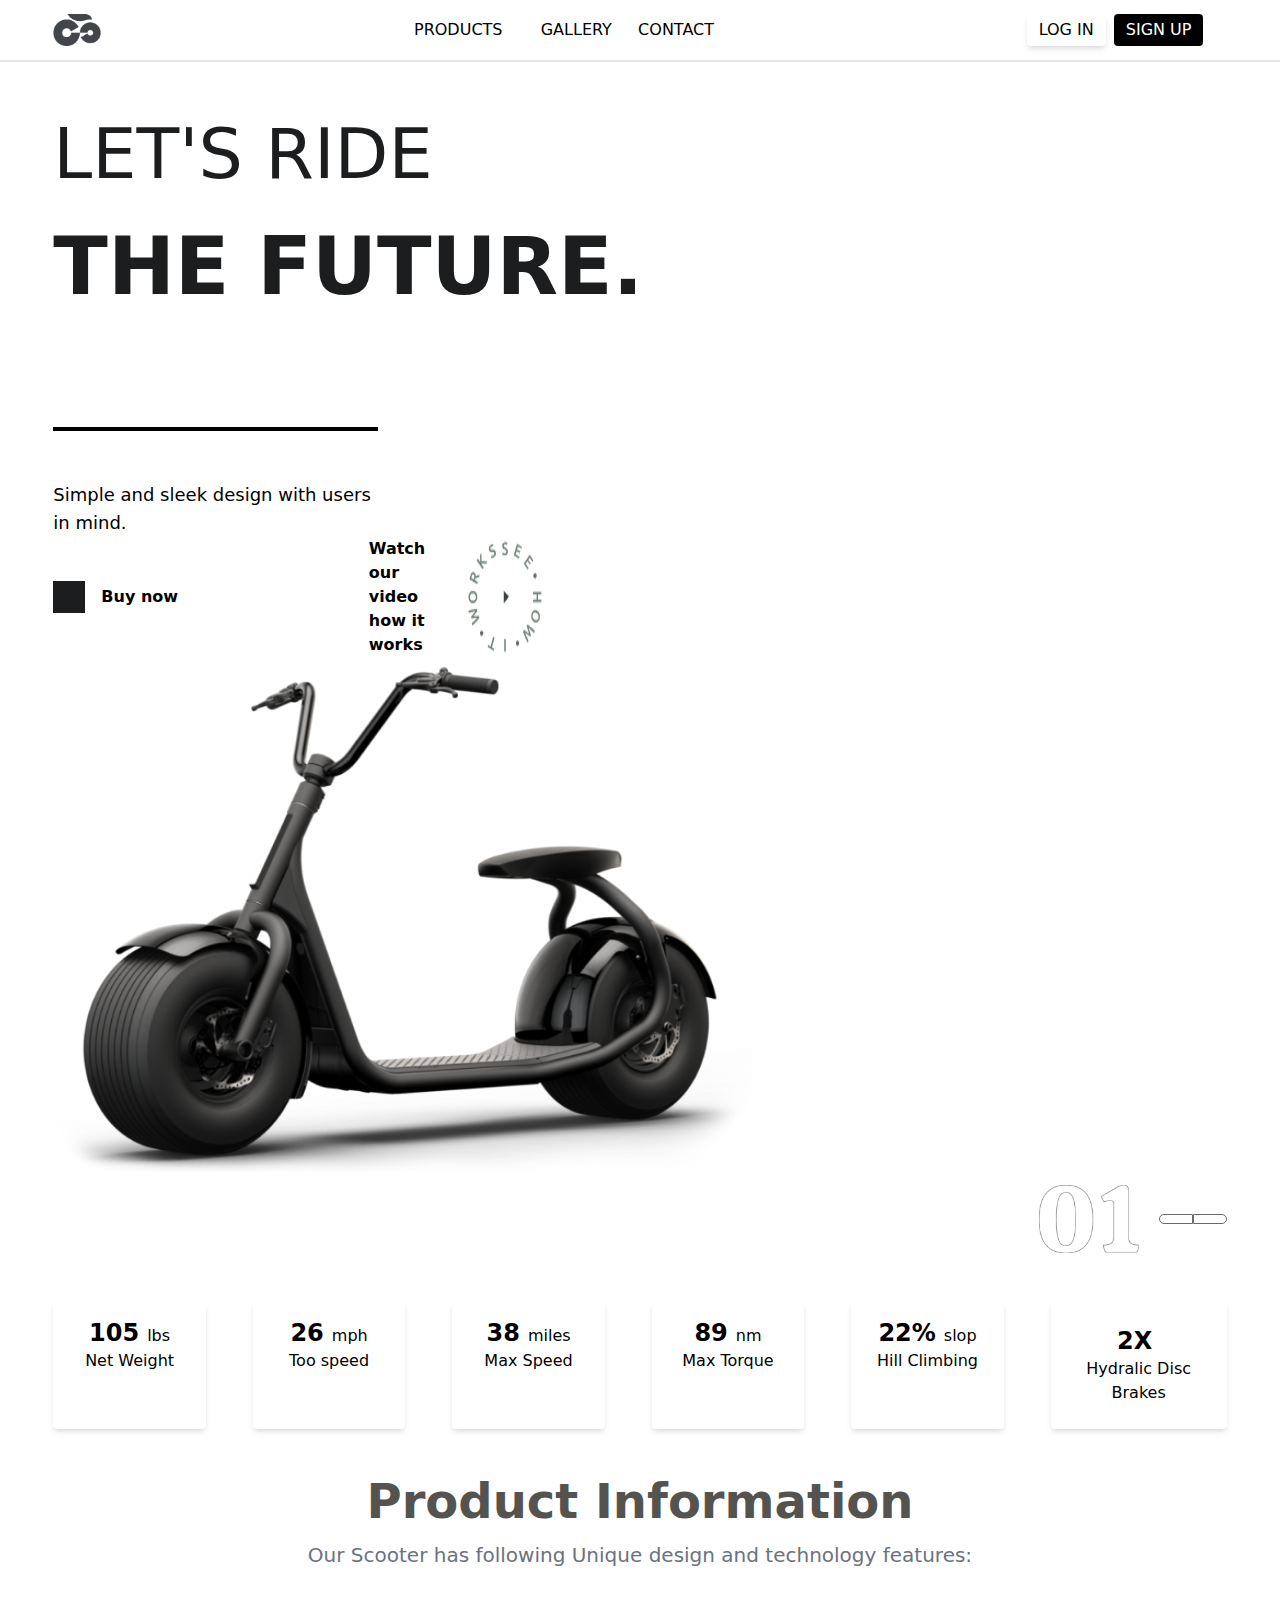
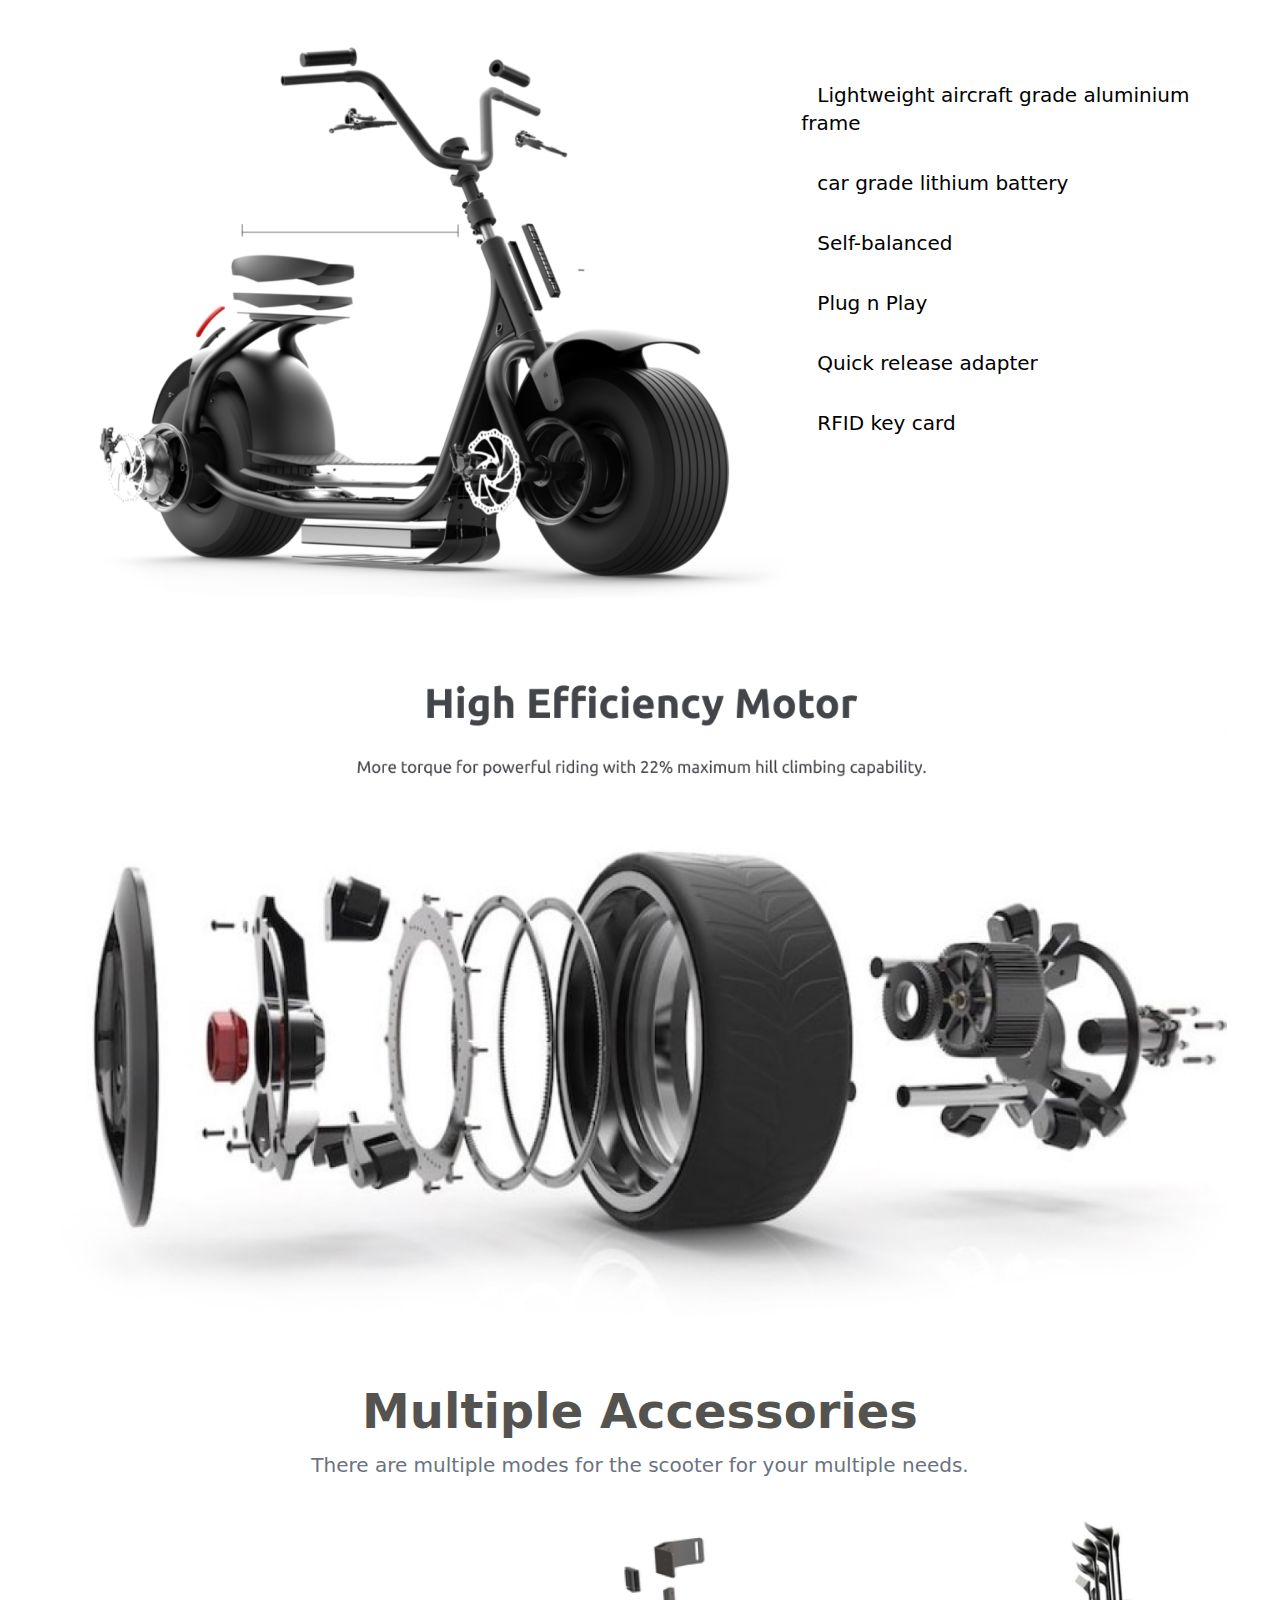
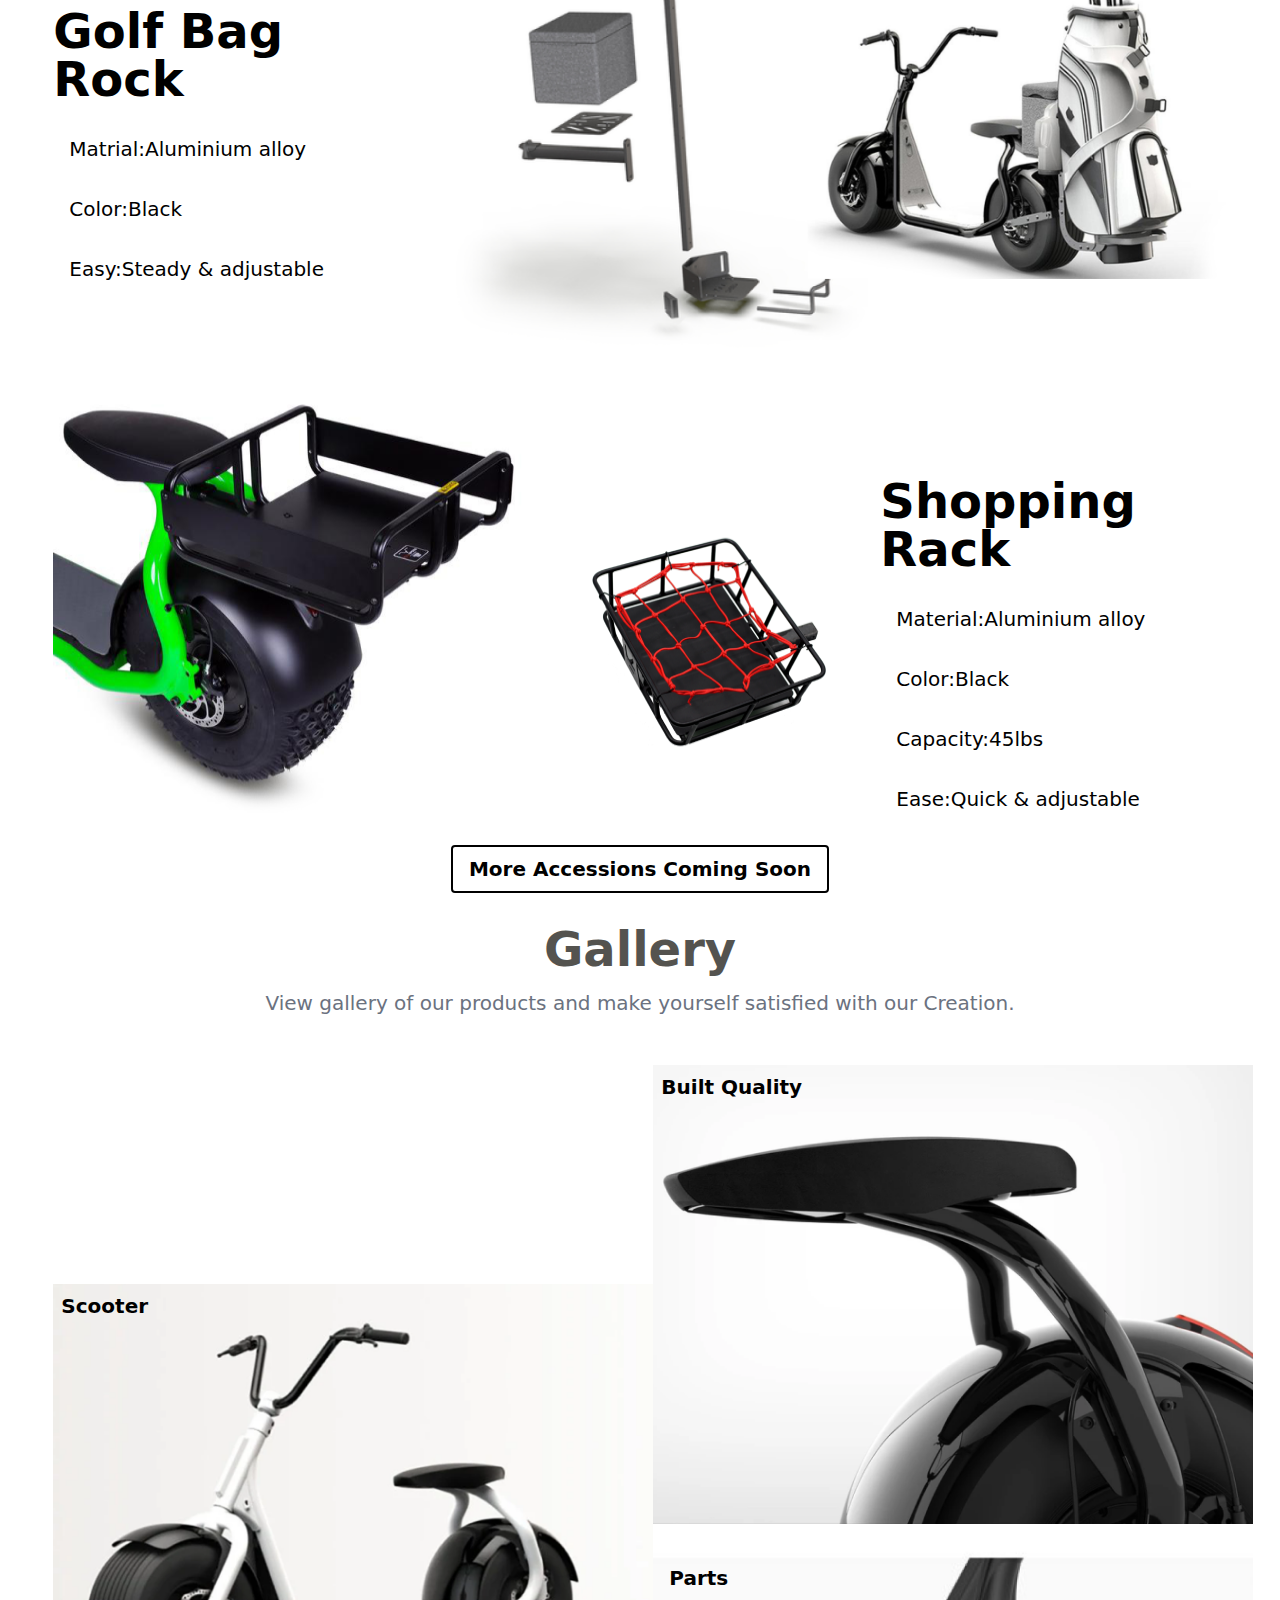
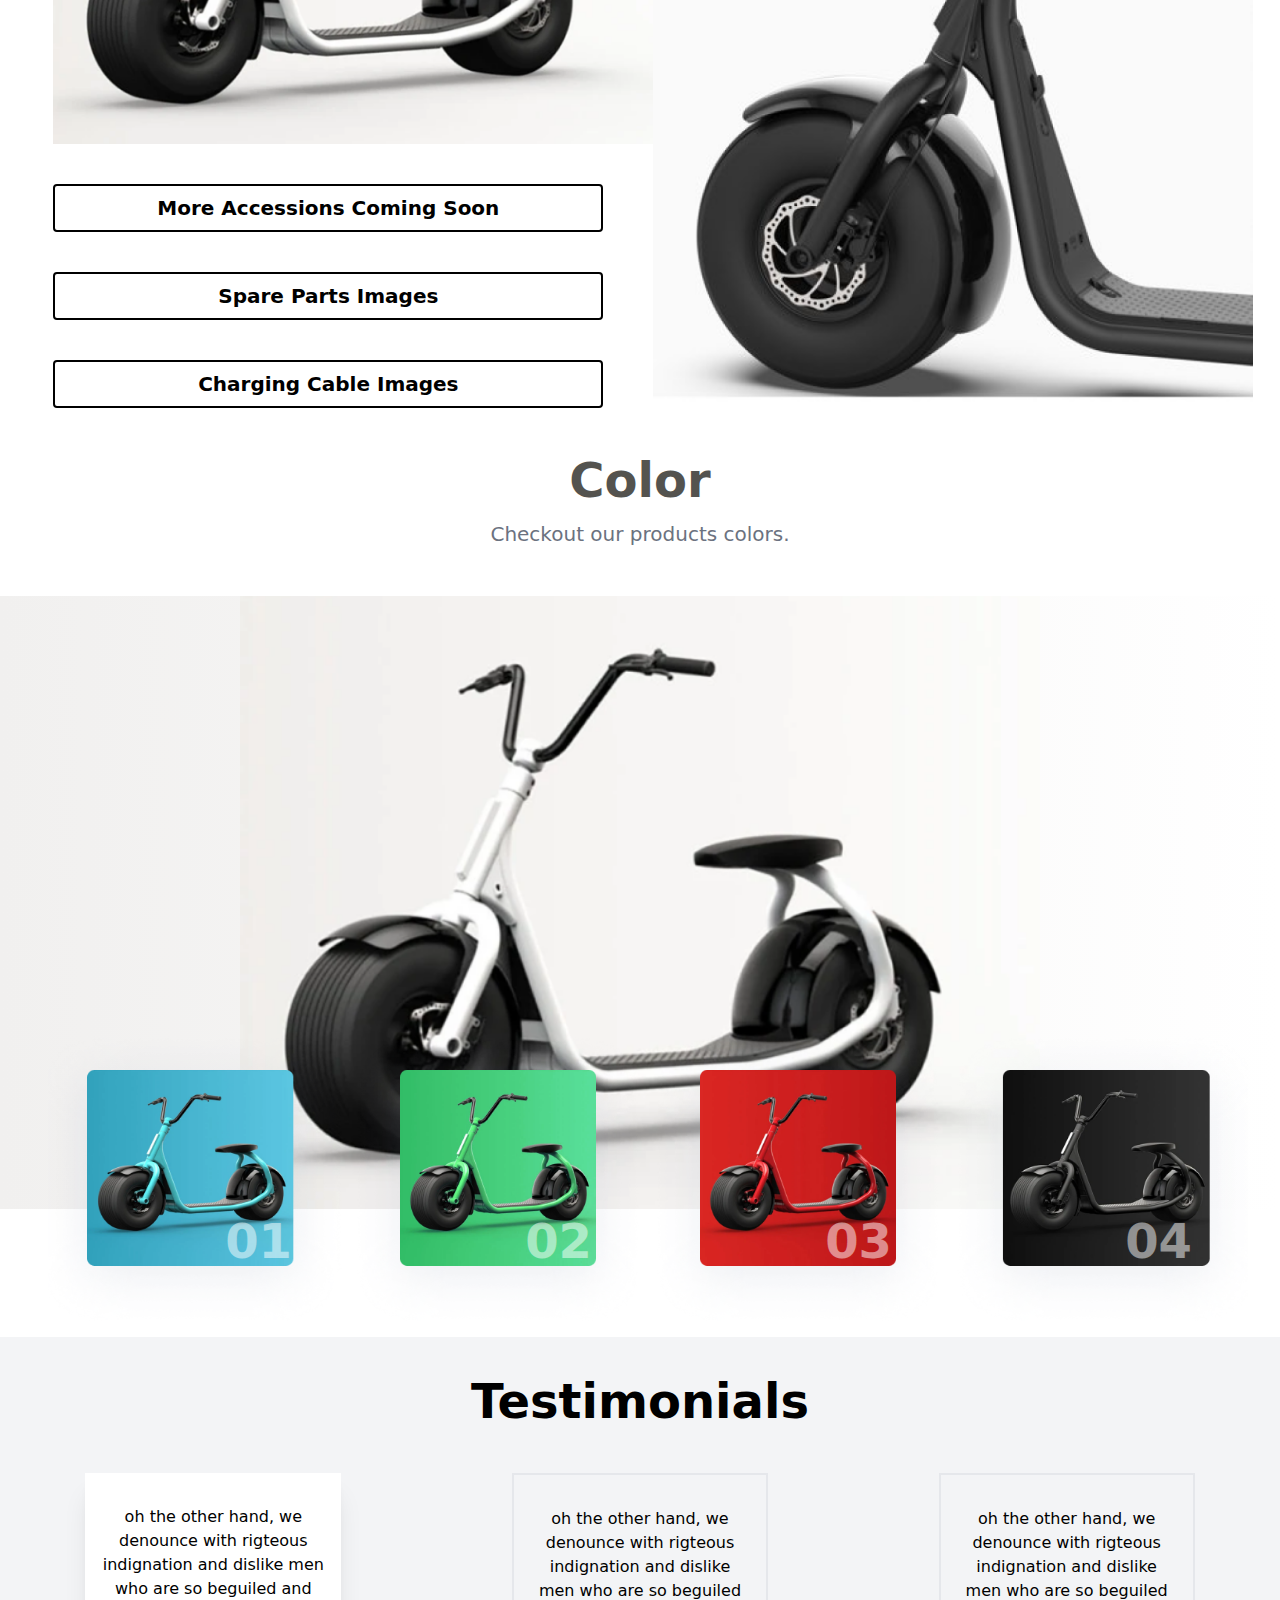
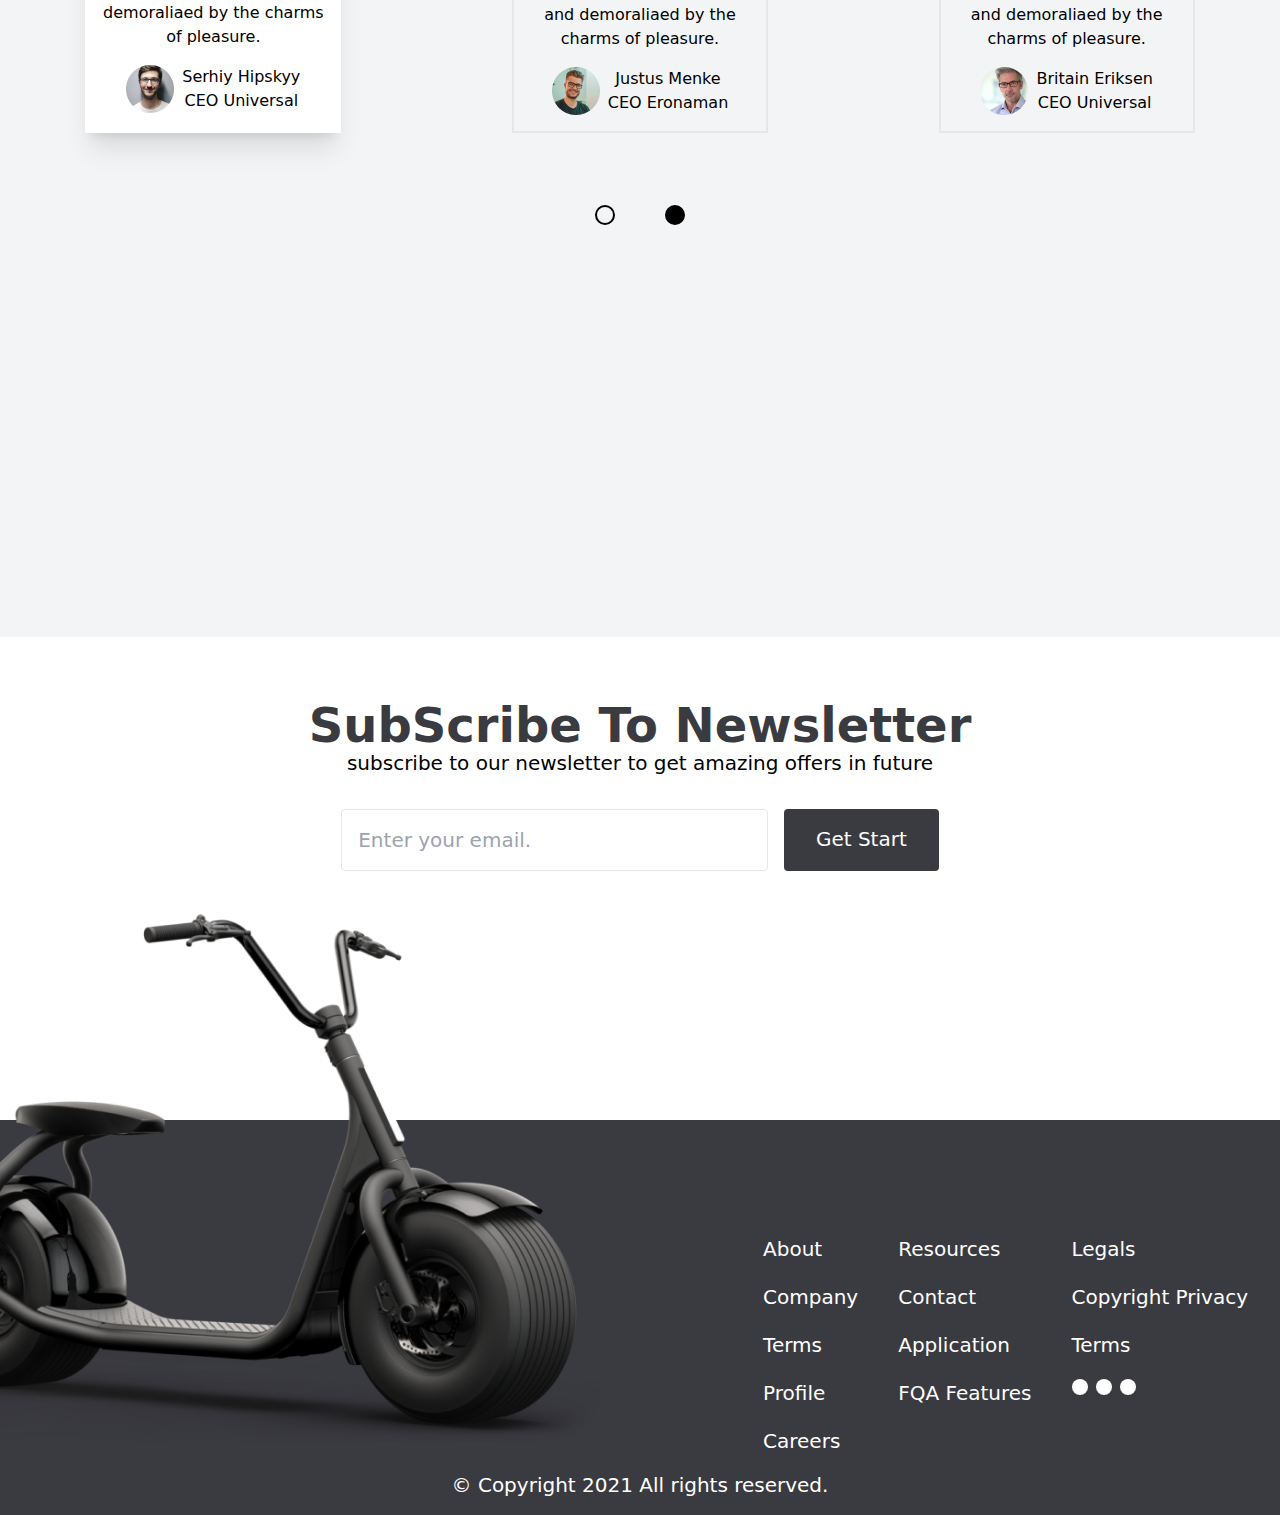
<file: Project 3_ Bike landing page/index.html>
<!DOCTYPE html>
<html lang="en">

<head>
    <meta charset="UTF-8">
    <meta name="viewport" content="width=device-width, initial-scale=1.0">
    <title>Document</title>
    <link rel="stylesheet" href="https://cdnjs.cloudflare.com/ajax/libs/font-awesome/6.4.2/css/all.min.css"
        integrity="sha512-z3gLpd7yknf1YoNbCzqRKc4qyor8gaKU1qmn+CShxbuBusANI9QpRohGBreCFkKxLhei6S9CQXFEbbKuqLg0DA=="
        crossorigin="anonymous" referrerpolicy="no-referrer" />
    <link rel="stylesheet" href="output.css">

</head>

<body class="font-sans">
    <!-- navbar -->
    <nav class="flex  border border-b-2 justify-center border-l-0 border-t-0 border-r-0 ">
        <div class="flex justify-between w-11/12  h-[60px] items-center ">
            <img class="w-12" src="assets/logo.png" alt="">
            <div class="flex justify-between w-[300px]">
                <p class="pr-3">PRODUCTS <i class="fa-solid fa-caret-down fa-xl" style="color: #000000;"></i></p>
                <p>GALLERY</p>
                <p>CONTACT</p>
            </div>

            <div class=" w-[200px] flex gap-2 ">
                <span class="rounded p-1 shadow-md pr-3 pl-3">LOG IN</span> <span
                    class="pr-3 pl-3  p-1 text-white bg-black rounded">SIGN UP</span>
            </div>
        </div>
    </nav>

    <!-- hero section -->
    <div class="flex items-center flex-col">
        <div class="w-11/12 mt-[40px] flex md:flex-wrap">
            <div class="">
                <p class="text-[70px] text-[#1c1d1f]">LET'S RIDE</p>
                <p class="text-[80px] text-[#1c1d1f] mb-[100px] font-extrabold">THE FUTURE.</p>

                <div class="w-[55%] border border-black border-2 mb-[50px]"></div>

                <p class="w-[55%] text-lg">Simple and sleek design with users in mind.</p>
                <div class="flex justify-between items-center w-10/12">
                    <div class="flex items-center gap-4">
                        <div class="p-4 bg-[#1c1d1f]"><i class="fa-solid fa-arrow-right fa-2xl"
                                style="color: #edeff2;"></i></div>
                        <h1 class="font-bold">Buy now</h1>
                    </div>
                    <div class="flex gap-4">
                        <p class="w-[80px] font-bold">Watch our video how it works</p>
                        <img src="assets/header play button.png" alt="">
                    </div>
                </div>
            </div>
            <img class="w-[700px] " src="assets/header image.png" alt="">


        </div>




        <!-- features  -->


        <div class="w-11/12 flex justify-end">
            <div class="flex items-center gap-5">
                <img class="w-[100px]" src="assets/01.png" alt="">
                <div class="flex">
                    <div class=" rounded-l-2xl border border-[#6b6a6a] p-1 pr-4 pl-4 ">
                        <i class="fa-solid fa-caret-left fa-xl" style="color: #6b6a6a;"></i>
                    </div>
                    <div class="rounded-r-2xl border border-[#6b6a6a] p-1 pr-4 pl-4 ">
                        <i class="fa-solid fa-caret-right fa-xl" style="color: #6b6a6a;"></i>
                    </div>

                </div>
            </div>
        </div>

        <div class="mt-12 mb-12 text-center w-11/12 flex justify-between">
            <div class="p-4 shadow-md rounded w-[13%]">
                <p><span class="text-2xl pr-2 font-bold">105</span><span>lbs</span></p>
                <p>Net Weight</p>

            </div>
            <div class="p-4 shadow-md  rounded w-[13%]">
                <p><span class="text-2xl pr-2 font-bold">26</span><span>mph</span></p>
                <p>Too speed</p>

            </div>
            <div class="p-4 shadow-md  rounded w-[13%]">
                <p><span class="text-2xl pr-2 font-bold">38</span><span>miles</span></p>
                <p>Max Speed</p>

            </div>
            <div class="p-4 shadow-md  rounded w-[13%]">
                <p><span class="text-2xl pr-2 font-bold">89</span><span>nm</span></p>
                <p>Max Torque</p>

            </div>

            <div class="p-4 shadow-md  rounded w-[13%]">
                <p><span class="text-2xl pr-2 font-bold">22%</span><span>slop</span></p>
                <p>Hill Climbing</p>

            </div>

            <div class="p-4 shadow-md  rounded pt-6 pb-6 w-[15%]">
                <p><span class="text-2xl pr-2 font-bold">2X</span></p>
                <p>Hydralic Disc Brakes</p>

            </div>

        </div>


        <div class="w-11/12 ">

            <h1 class="text-5xl pb-4 text-[#54534f] font-bold text-center">Product Information</h1>
            <p class="text-center text-gray-500 text-xl">Our Scooter has following Unique design and technology
                features:</p>

            <div class="flex  justify-between">
                <img src="assets/product information image.png" alt="">
                <div class="text-xl flex flex-col gap-8  pt-28">
                    <p><i class="pr-4 fa-regular fa-circle-check fa-2xl" style="color: #cbcbcc;"></i>Lightweight
                        aircraft grade aluminium frame</p>
                    <p><i class="pr-4 fa-regular fa-circle-check fa-2xl" style="color: #cbcbcc;"></i>car grade lithium
                        battery</p>
                    <p><i class="pr-4 fa-regular fa-circle-check fa-2xl" style="color: #cbcbcc;"></i>Self-balanced</p>
                    <p><i class="pr-4 fa-regular fa-circle-check fa-2xl" style="color: #cbcbcc;"></i>Plug n Play</p>
                    <p><i class="pr-4 fa-regular fa-circle-check fa-2xl" style="color: #cbcbcc;"></i>Quick release
                        adapter</p>
                    <p><i class="pr-4 fa-regular fa-circle-check fa-2xl" style="color: #cbcbcc;"></i>RFID key card</p>

                </div>

            </div>

        </div>

        <div class="w-11/12">

            <img src="assets/high efficiency motor.png" alt="">
        </div>

        <div class="w-11/12">
            <h1 class="text-5xl pb-4 text-[#54534f] font-bold text-center">Multiple Accessories</h1>
            <p class="text-center text-gray-500 text-xl">There are multiple modes for the scooter for your multiple
                needs.</p>

            <div class="flex mt-8  ">
                <div class="flex flex-col w-4/12 gap-8 pt-24 mr-12 text-xl">
                    <h1 class="text-5xl font-bold ">Golf Bag Rock</h1>
                    <p><i class="pr-4 fa-regular fa-circle-check fa-2xl" style="color: #cbcbcc;"></i>Matrial:Aluminium
                        alloy</p>
                    <p><i class="pr-4 fa-regular fa-circle-check fa-2xl" style="color: #cbcbcc;"></i>Color:Black</p>
                    <p><i class="pr-4 fa-regular fa-circle-check fa-2xl" style="color: #cbcbcc;"></i>Easy:Steady &
                        adjustable</p>
                </div>
                <img class="w-[790px]" src="assets/golf bag rock.png" alt="">

            </div>

            <div class="flex mt-8 ">
                <img src="assets/shopping rack.png" alt="">

                <div class="flex flex-col gap-8 w-[35%] pt-24 mr-12 text-xl pl-12">
                    <h1 class="text-5xl font-bold ">Shopping Rack</h1>
                    <p><i class="pr-4 fa-regular fa-circle-check fa-2xl" style="color: #cbcbcc;"></i>Material:Aluminium
                        alloy</p>
                    <p><i class="pr-4 fa-regular fa-circle-check fa-2xl" style="color: #cbcbcc;"></i>Color:Black</p>
                    <p><i class="pr-4 fa-regular fa-circle-check fa-2xl" style="color: #cbcbcc;"></i>Capacity:45lbs</p>
                    <p><i class="pr-4 fa-regular fa-circle-check fa-2xl" style="color: #cbcbcc;"></i>Ease:Quick &
                        adjustable</p>

                </div>


            </div>
        </div>

        <div class="m-8">

            <div class="border text-xl border-2 rounded p-2 pl-4 pr-4 font-bold border-black">
                More Accessions Coming Soon
            </div>

        </div>

        <h1 class="text-5xl pb-4 text-[#54534f] font-bold text-center">Gallery</h1>
        <p class="text-center text-gray-500 text-xl">View gallery of our products and make yourself satisfied with our
            Creation.</p>

        <div class="flex w-11/12  justify-between mt-12 mb-12">

            <div class="flex flex-col justify-end gap-10">

                <div class="relative w-[600px]">
                    <span class="absolute top-0 text-xl p-2 font-bold">Scooter</span>
                    <img src="assets/gallery scooter.png" alt="">

                </div>

                <div class="border text-center text-xl border-2 rounded p-2 pl-4 pr-4 font-bold border-black w-11/12">
                    More Accessions Coming Soon
                </div>
                <div class="border w-11/12 text-center text-xl border-2 rounded p-2 pl-4 pr-4 font-bold border-black">
                    Spare Parts Images
                </div>
                <div class="border w-11/12 text-center text-xl border-2 rounded p-2 pl-4 pr-4 font-bold border-black">
                    Charging Cable Images
                </div>

            </div>

            <div class="flex flex-col gap-6 ">

                <div class="relative w-[600px] ">
                    <span class="absolute top-0 text-xl p-2 font-bold">Built Quality</span>
                    <img src="assets/gallery built quality.png " alt="">

                </div>

                <div class="relative w-[600px] ">
                    <span class="absolute top-0 text-xl p-4 font-bold">Parts</span>
                    <img src="assets/gallery parts.png " alt="">

                </div>

            </div>


        </div>
        <div class="w-full">

            <h1 class="text-5xl pb-4 text-[#54534f] font-bold text-center">Color</h1>
            <p class="text-center text-gray-500 text-xl">Checkout our products colors.</p>

            <div class="w-full mt-12 relative justify-center flex flex-col  bg-gradient-to-r from-[#F1F0Ef]">

                <img class="w-[800px] self-center" src="assets/gallery scooter.png" alt="">

                <div class="flex left-12 absolute bottom-[-120px]">
                    <div class="relative">
                        <span class="text-5xl absolute bottom-16 right-14   font-bold "
                            style="color: #ffffff83;">01</span>
                        <img class=" w-[300px] h-[300px]" src="assets/color-scooter-1.png" alt="">
                    </div>
                    <div class="relative">
                        <span class="text-5xl absolute bottom-16 right-14   font-bold "
                            style="color: #ffffff83;">02</span>
                        <img class=" w-[300px] h-[300px]" src="assets/color-scooter-2.png" alt="">
                    </div>

                    <div class="relative">
                        <span class="text-5xl absolute bottom-16 right-14   font-bold "
                            style="color: #ffffff83;">03</span>
                        <img class=" w-[300px] h-[300px]" src="assets/color-scooter-3.png" alt="">
                    </div>

                    <div class="relative">
                        <span class="text-5xl absolute bottom-16 right-14   font-bold "
                            style="color: #ffffff83;">04</span>
                        <img class=" w-[300px] h-[300px]" src="assets/color-scooter-4.png" alt="">
                    </div>

                </div>
            </div>
        </div>
    </div>


    <div class="h-screen text-center bg-gray-100 flex flex-col  mt-32">
        <h1 class="text-5xl mb-12 font-bold mt-10">Testimonials</h1>
        <div class="flex justify-around">
            <div class="p-4 w-[20%] shadow-xl bg-[#fff]">
                <div class="flex justify-center mb-4 gap-2">
                    <i class="fa-solid fa-star" style="color: #f79626;"></i>
                    <i class="fa-solid fa-star" style="color: #f79626;"></i>
                    <i class="fa-solid fa-star" style="color: #f79626;"></i>
                    <i class="fa-solid fa-star" style="color: #f79626;"></i>
                    <i class="fa-solid fa-star" style="color: #f79626;"></i>
                </div>
                <p>oh the other hand, we denounce with rigteous indignation and dislike men who are so beguiled and
                    demoraliaed by the charms of pleasure.</p>

                <div class="flex gap-2 justify-center mt-4">
                    <img src="assets/serhiy hipskyy.png" alt="">
                    <div>
                        <h1>Serhiy Hipskyy</h1>
                        <p>CEO Universal</p>
                    </div>
                </div>

            </div>

            <div class="p-4 w-[20%] border border-2  ">
                <div class="flex justify-center mb-4 gap-2">
                    <i class="fa-solid fa-star" style="color: #f79626;"></i>
                    <i class="fa-solid fa-star" style="color: #f79626;"></i>
                    <i class="fa-solid fa-star" style="color: #f79626;"></i>
                    <i class="fa-solid fa-star" style="color: #f79626;"></i>
                    <i class="fa-solid fa-star" style="color: #f79626;"></i>
                </div>
                <p>oh the other hand, we denounce with rigteous indignation and dislike men who are so beguiled and
                    demoraliaed by the charms of pleasure.</p>

                <div class="flex gap-2 justify-center mt-4">
                    <img src="assets/Justus Menke.png" alt="">
                    <div>
                        <h1>Justus Menke</h1>
                        <p>CEO Eronaman</p>
                    </div>
                </div>

            </div>

            <div class="p-4 w-[20%] border border-2  ">
                <div class="flex justify-center mb-4 gap-2">
                    <i class="fa-solid fa-star" style="color: #f79626;"></i>
                    <i class="fa-solid fa-star" style="color: #f79626;"></i>
                    <i class="fa-solid fa-star" style="color: #f79626;"></i>
                    <i class="fa-solid fa-star" style="color: #f79626;"></i>
                    <i class="fa-solid fa-star" style="color: #f79626;"></i>
                </div>
                <p>oh the other hand, we denounce with rigteous indignation and dislike men who are so beguiled and
                    demoraliaed by the charms of pleasure.</p>

                <div class="flex gap-2 justify-center mt-4">
                    <img src="assets/Britain Eriksen.png" alt="">
                    <div>
                        <h1>Britain Eriksen</h1>
                        <p>CEO Universal</p>
                    </div>
                </div>

            </div>

        </div>

        <div class="flex justify-center mt-16">

               <div class="w-1/12 flex justify-between p-2">
                   <div class="border p-2 border-2 border-black rounded-full">
                    <i class="fa-solid fa-arrow-left fa-xl" style="color: #000000;"></i>
                   </div>
                   <div class=" p-2 bg-black rounded-full border border-2 border-black">
                    <i class="fa-solid fa-arrow-right fa-xl" style="color: #ffffff;"></i>
                   </div>
               </div>
        </div>

    </div>


    <div class=" pt-16 text-xl bg-[linear-gradient(0deg,_#3a3a41_45%,_#fff_45%)] ">
        <h1 class="text-5xl text-[#3a3a41]  text-center font-bold">SubScribe To Newsletter</h1>
        <p class="text-center ">subscribe to our newsletter to get amazing offers in future</p>

        <div class="flex gap-4 mt-8 mb-8 justify-center">
            <input class="border w-4/12 rounded p-4" type="text" placeholder="Enter your email."> <div class="p-4 rounded pl-8 pr-8 bg-[#3a3a41] text-[#fff] ">Get Start</div>
        </div>

        <div class="flex justify-between text-[#fff]">

            <img src="assets/footer scooter.png" alt="">

            <div class="flex self-end gap-10 pb-8 pr-8">

                <div class="flex flex-col gap-5">
                    <h1>About</h1>
                    <p>Company</p>
                    <p>Terms</p>
                    <p>Profile</p>
                    <p>Careers</p>

                </div>

                <div class="flex flex-col gap-5">
                    <h1>Resources</h1>
                    <p>Contact</p>
                    <p>Application</p>
                    <p>FQA Features</p>
                </div>

                <div class="flex flex-col gap-5">

                    <h1>Legals</h1>
                    <p>Copyright Privacy</p>
                    <p>Terms</p>

                    <div class="flex gap-2">
                        <div class="bg-[#fff] rounded-full p-2">
                            <i class="fa-brands fa-facebook fa-lg" style="color: #000000;"></i>
                        </div>

                        <div class="bg-[#fff] rounded-full p-2">
                            <i class="fa-brands fa-twitter fa-lg" style="color: #0d0d0d;"></i>
                        </div>

                        <div class="bg-[#fff] rounded-full p-2">
                            <i class="fa-brands fa-instagram fa-lg" style="color: #0d0d0d;"></i>
                        </div>
                    </div>
                </div>



            </div>
        </div>

        <p class="text-center text-[#fff] mt-4 pb-4">© Copyright 2021 All rights reserved.</p>
       
    </div>

</body>

</html>
</file>
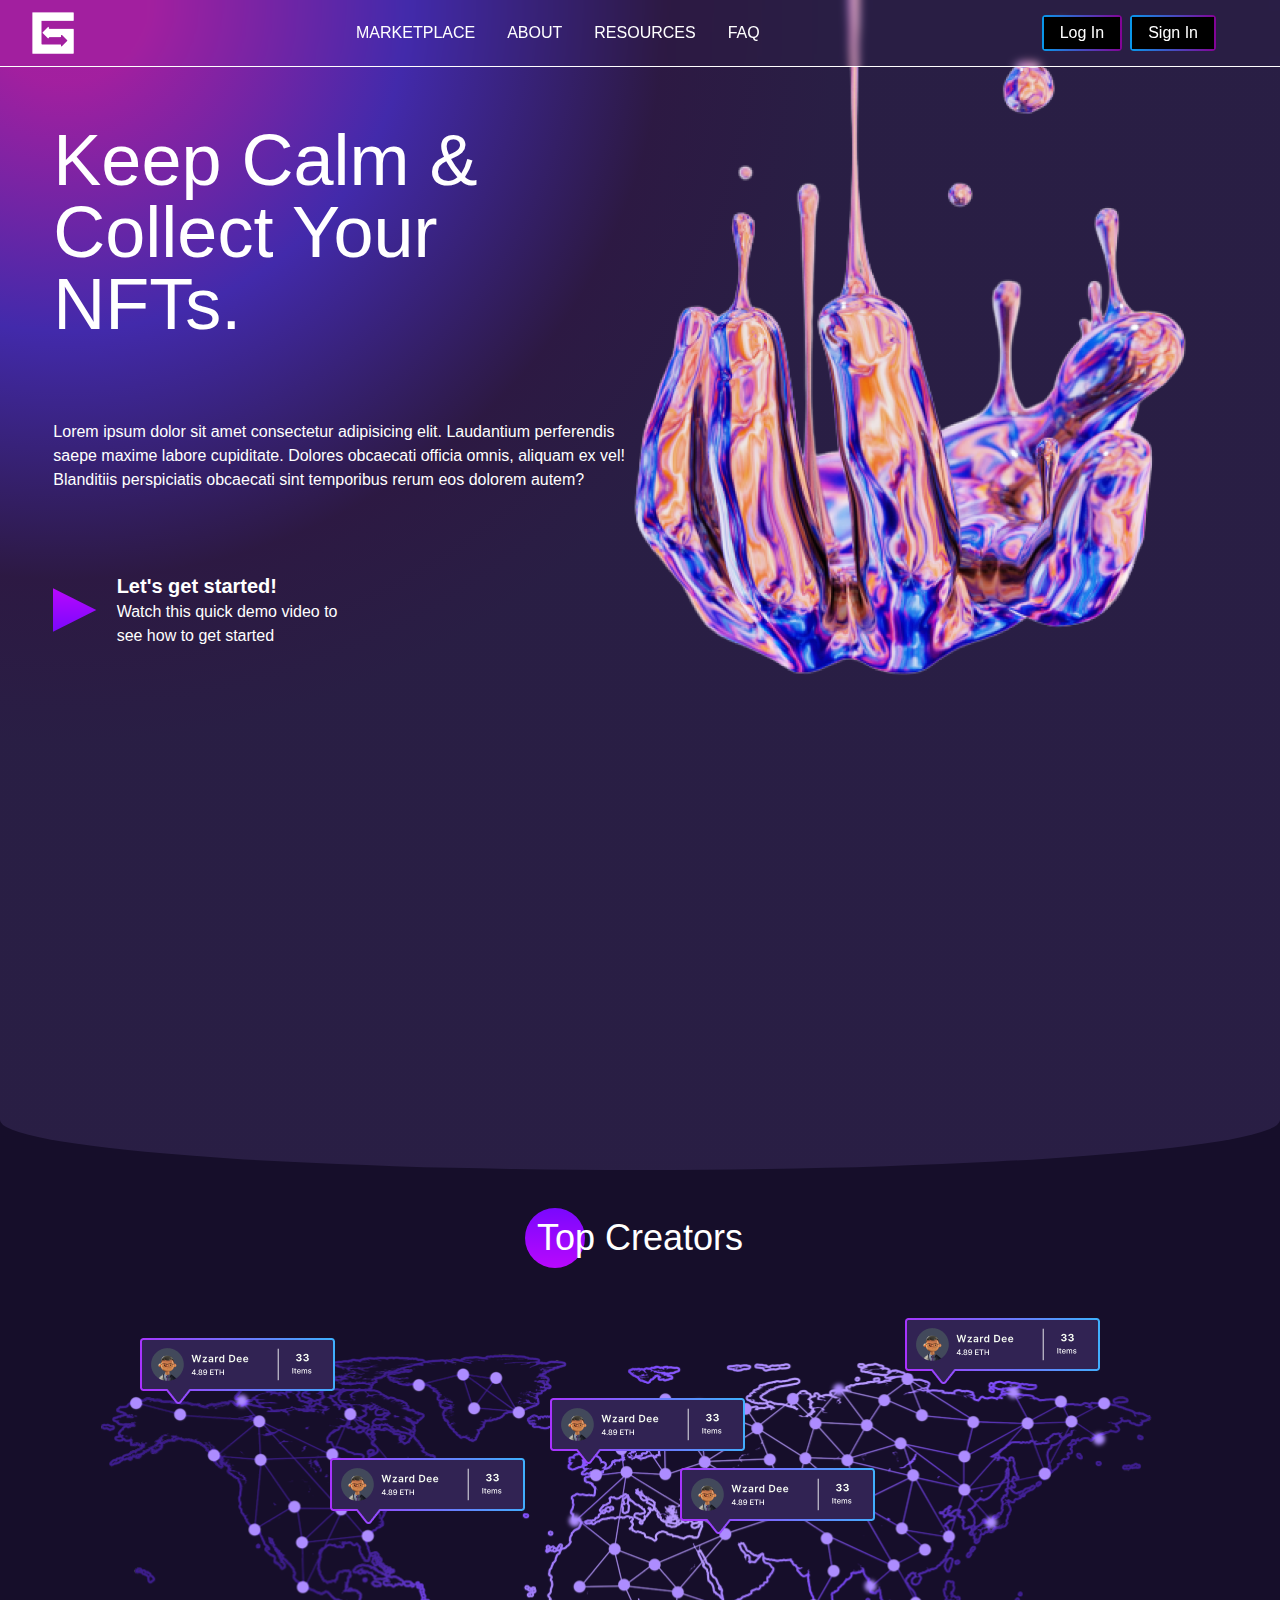
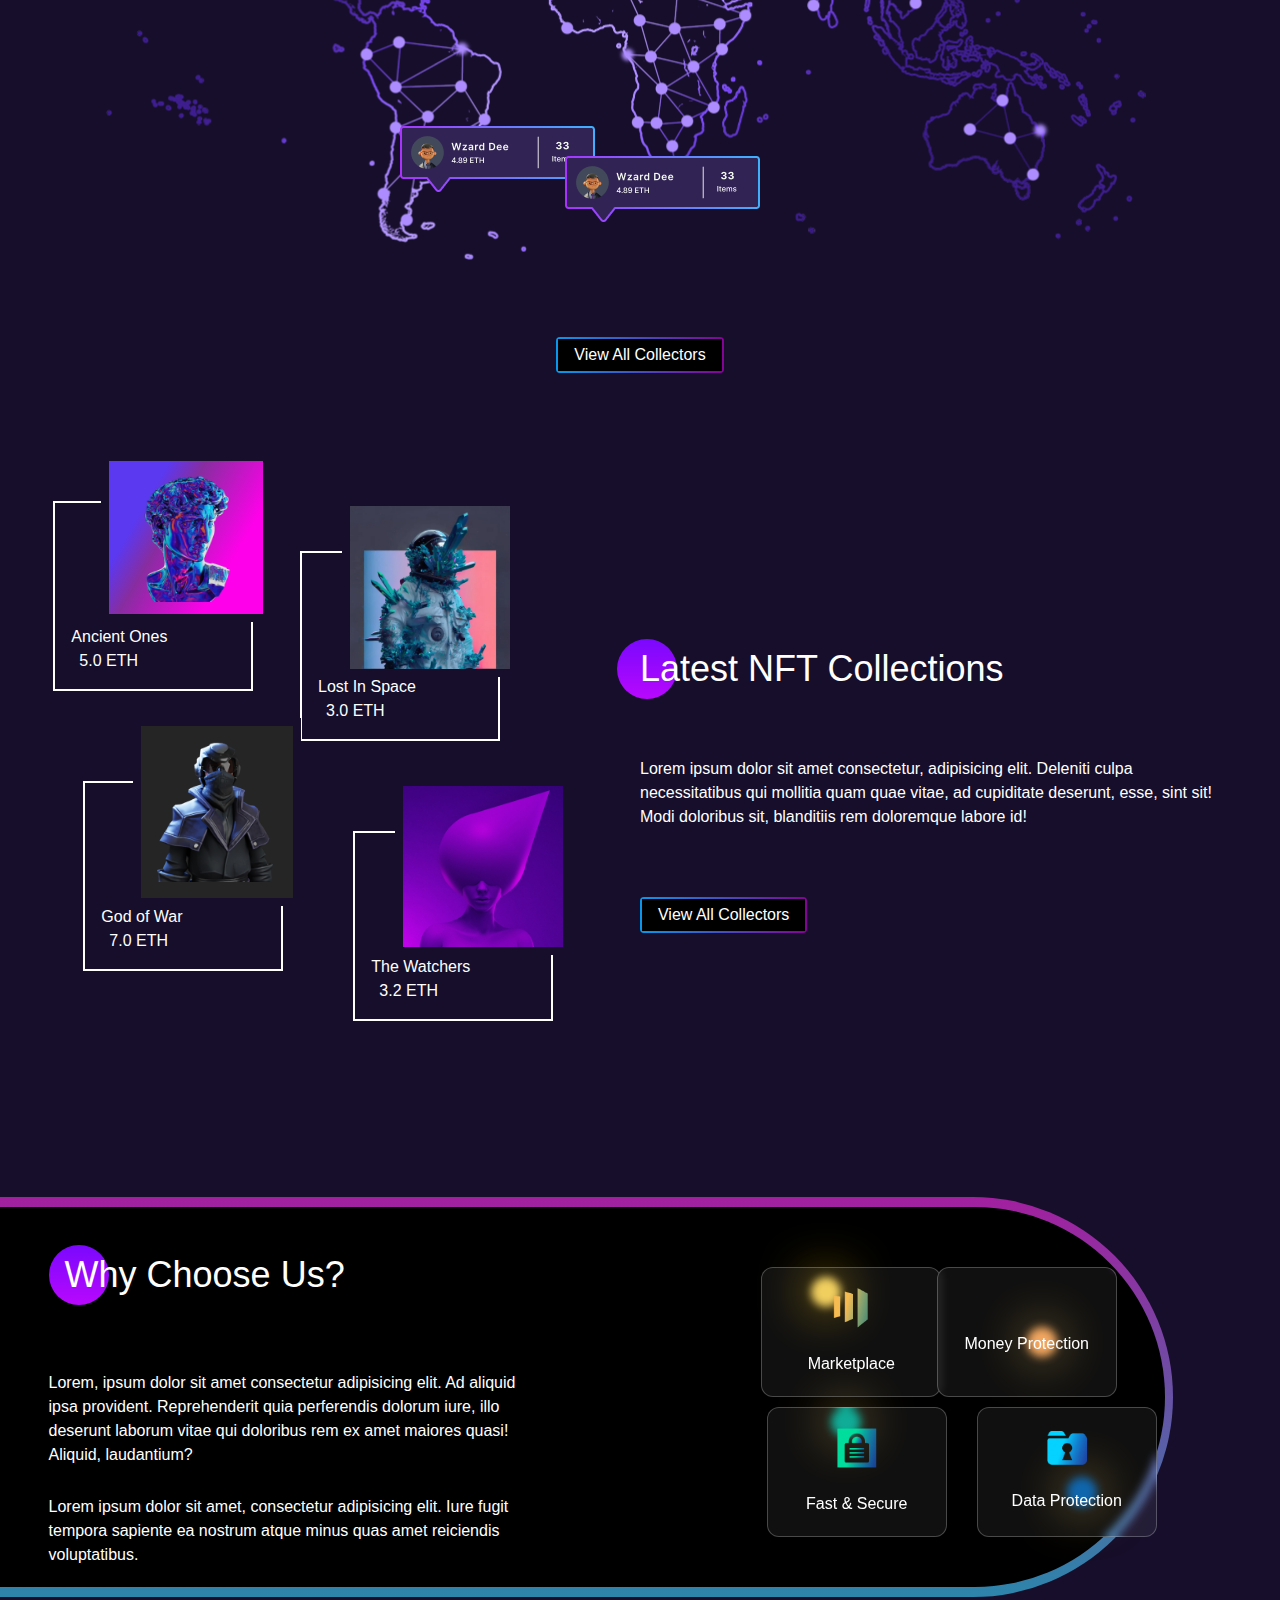
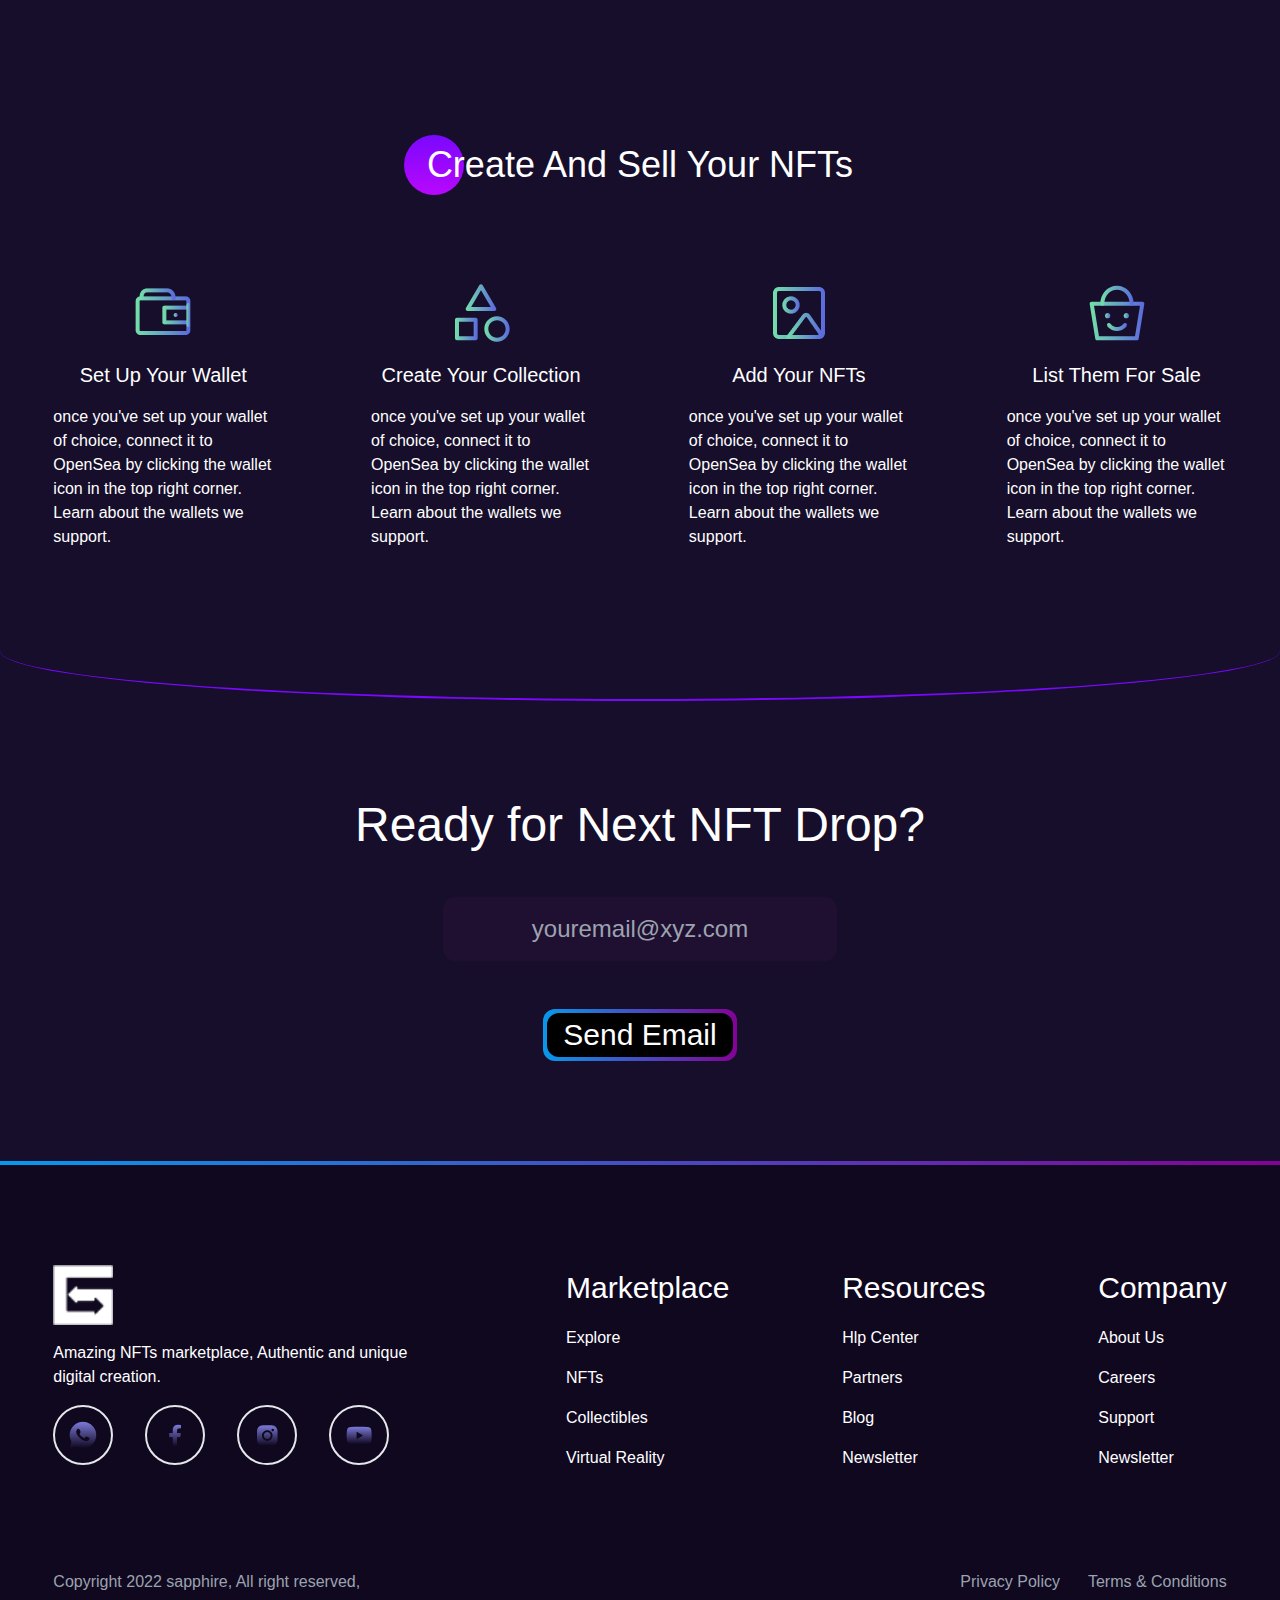
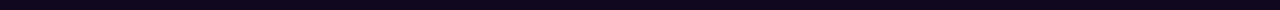
<file: Project 4_ NFT Landing page/index.html>
<!DOCTYPE html>
<html lang="en">

<head>
    <meta charset="UTF-8">
    <meta name="viewport" content="width=device-width, initial-scale=1.0">
    <title>NFT </title>
    <link rel="stylesheet" href="https://cdnjs.cloudflare.com/ajax/libs/font-awesome/6.4.2/css/all.min.css"
        integrity="sha512-z3gLpd7yknf1YoNbCzqRKc4qyor8gaKU1qmn+CShxbuBusANI9QpRohGBreCFkKxLhei6S9CQXFEbbKuqLg0DA=="
        crossorigin="anonymous" referrerpolicy="no-referrer" />
    <link rel="stylesheet" href="output.css">
    <style>
        .container {
            width: 70px;
            height: 70px;
        }
    </style>
</head>

<body class="bg-[#160E2A] "
    style="font-family:'Trebuchet MS', 'Lucida Sans Unicode', 'Lucida Grande', 'Lucida Sans', Arial, sans-serif;">
    <div class=" h-[130vh] relative flex  flex-col items-center"
        style="border-bottom-left-radius: 50% 50px;border-bottom-right-radius: 50% 50px; background: radial-gradient(farthest-corner at 5% 0%, #f72ae69f 5%, #5a39f0a6 20% ,#c464eb21 35% ,#4334686c 45%);">
        <nav class="border w-full border-l-0 border-t-0 backdrop-blur-sm text-[#fff] border-r-0 pl-8 pr-16 border-b-[#fff] flex justify-between items-center p-3"
            style="z-index: 10;">
            <img src="assets/logo.png" alt="">
            <div class="flex gap-8">
                <span>MARKETPLACE</span>
                <span>ABOUT</span>
                <span>RESOURCES</span>
                <span>FAQ</span>
            </div>

            <div class="flex gap-2 ">
                <div class="flex rounded p-[2px]   bg-[linear-gradient(90deg,_#0898eb,_#840296)] ">
                    <div class="bg-[#000] p-1 pl-4 pr-4 relative">
                        Log In

                    </div>

                </div>

                <div class="flex rounded p-[2px]   bg-[linear-gradient(90deg,_#0898eb,_#840296)] ">
                    <div class="bg-black p-1 pl-4 pr-4">
                        Sign In
                    </div>

                </div>
            </div>


        </nav>
        <div class="absolute  text-[#fff] flex bg-[linear-gradient(10deg,_#fof,_#ffo)] top-0 z-[-1]  w-11/12"
            style="z-index: 2;">
            <div class="flex flex-col justify-center gap-[80px]">
                <h1 class="text-7xl">Keep Calm & Collect Your NFTs.</h1>
                <p>Lorem ipsum dolor sit amet consectetur adipisicing elit. Laudantium perferendis saepe maxime labore
                    cupiditate. Dolores obcaecati officia omnis, aliquam ex vel! Blanditiis perspiciatis obcaecati sint
                    temporibus rerum eos dolorem autem?</p>

                <div class="flex gap-5 items-center w-[300px]">
                    <div class="container">
                        <svg width="100%" height="100%" viewBox="0 0 100 100">
                            <defs>
                                <linearGradient id="gradient" x1="0%" y1="0%" x2="0%" y2="100%">
                                    <stop offset="0%" style="stop-color:#b808fd" />
                                    <stop offset="100%" style="stop-color:#7a08fd" />
                                </linearGradient>
                            </defs>
                            <polygon points="0,0 0,100 100,50" fill="url(#gradient)" />

                        </svg>
                    </div>
                    <div>
                        <h1 class="text-xl font-bold">Let's get started!</h1>
                        <p>Watch this quick demo video to see how to get started</p>
                    </div>
                </div>

            </div>
            <img class="mr-10" src="assets/image.png" alt="">

        </div>

    </div>


    <div class="relative">
        <div class="flex mt-12 mb-12 justify-center items-center">

            <div
                class="w-[60px] absolute left-[41%] h-[60px] rounded-full  bg-[linear-gradient(0deg,_#b808fd,_#7a08fd)] ">

            </div>
            <h1 class=" text-4xl z-10 text-[#fff]">Top Creators</h1>

        </div>
        <img src="assets/map.png" alt="">
        <img class="absolute top-[120px] left-[140px]" src="assets/person.png" alt="">
        <img class="absolute top-[240px] left-[330px]" src="assets/person.png" alt="">
        <img class="absolute bottom-[180px] left-[400px]" src="assets/person.png" alt="">
        <img class="absolute right-[180px] top-[100px]" src="assets/person.png" alt="">
        <img class="absolute right-[520px] bottom-[150px]" src="assets/person.png" alt="">
        <img class="absolute top-[180px] left-[550px]" src="assets/person.png" alt="">
        <img class="absolute top-[250px] left-[680px]" src="assets/person.png" alt="">
        <div class="flex justify-center mt-12 mb-12">
            <div class="flex rounded p-[2px] text-white   bg-[linear-gradient(90deg,_#0898eb,_#840296)] ">
                <div class="bg-[#000] p-1 pl-4 pr-4 relative">
                    View All Collectors

                </div>

            </div>
        </div>
    </div>
    <div class="flex justify-center mt-32">
        <div class="flex w-11/12 mb-24">

            <div class="w-6/12 text-white relative ">


                <div class="w-[200px]  relative h-[190px] border border-2 border-[#fff] flex flex-col p-4 justify-end">
                    <div class="absolute flex justify-center items-center top-[-50px] border border-8 w-[170px] border-[#160E2A] p-3 right-[-20px]"
                        style="background: linear-gradient(120deg, #5a39f0 25%, #872da0 40% ,#ff00ea 75% );">
                        <img width="100px" src="assets/Image 1.png" alt="">
                    </div>
                    <p>Ancient Ones</p>
                    <p><i class="fa-brands fa-ethereum fa-xl" style="color: #fafafa;"></i> <span class="pl-2">5.0
                            ETH</span></p>

                </div>

                <div class="absolute top-[50px] right-[140px]">

                    <div
                        class="w-[200px]  relative h-[190px] border border-2 border-[#fff] flex flex-col p-4 justify-end">

                        <div class="border-8 border border-[#160E2A] right-[-20px] top-[-55px] absolute">
                            <img width="160px" src="assets/merlin.png" alt="">
                        </div>


                        <p>Lost In Space</p>
                        <p><i class="fa-brands fa-ethereum fa-xl" style="color: #fafafa;"></i> <span class="pl-2">3.0
                                ETH</span></p>

                    </div>
                </div>

                <div class="absolute top-[280px] left-[30px]">

                    <div
                        class="w-[200px]  relative h-[190px] border border-2 border-[#fff] flex flex-col p-4 justify-end">

                        <div
                            class="border-8 border bg-[#252525] p-4 border-[#160E2A] right-[-20px] top-[-65px] absolute">
                            <img width="120px" src="assets/Avatar 1.png" alt="">
                        </div>


                        <p>God of War</p>
                        <p><i class="fa-brands fa-ethereum fa-xl" style="color: #fff;"></i> <span class="pl-2">7.0
                                ETH</span></p>

                    </div>
                </div>


                <div class="absolute top-[330px] left-[300px]">

                    <div
                        class="w-[200px]  relative h-[190px] border border-2 border-[#fff] flex flex-col p-4 justify-end">

                        <div class="border-8 border border-[#160E2A] right-[-20px] top-[-55px] absolute">
                            <img width="160px" src="assets/Avatar2.png" alt="">
                        </div>


                        <p>The Watchers</p>
                        <p><i class="fa-brands fa-ethereum fa-xl" style="color: #fafafa;"></i> <span class="pl-2">3.2
                                ETH</span></p>

                    </div>
                </div>


            </div>


            <div class="flex flex-col text-[#fff] w-6/12 pt-[100px] gap-5">
                <div class="flex mt-12 mb-12  relative">

                    <div
                        class="w-[60px] absolute top-[-10px] left-[-23px] h-[60px] rounded-full  bg-[linear-gradient(0deg,_#b808fd,_#7a08fd)] ">

                    </div>
                    <h1 class=" text-4xl z-10 text-[#fff]">Latest NFT Collections</h1>

                </div>

                <p>Lorem ipsum dolor sit amet consectetur, adipisicing elit. Deleniti culpa necessitatibus qui mollitia
                    quam quae vitae, ad cupiditate deserunt, esse, sint sit! Modi doloribus sit, blanditiis rem
                    doloremque labore id!</p>

                <div class="flex  mt-12 mb-12">
                    <div class="flex rounded p-[2px] text-white   bg-[linear-gradient(90deg,_#0898eb,_#840296)] ">
                        <div class="bg-[#000] p-1 pl-4 pr-4 relative">
                            View All Collectors

                        </div>

                    </div>
                </div>
            </div>


        </div>


    </div>


    <div class="w-11/12 h-[400px] pr-2  flex items-center mb-10 mt-[120px] rounded-r-full"
        style="background: linear-gradient(180deg,#f72ae69f,#39c5f0a6 );">

        <div class="bg-[#000] flex justify-around h-[380px] w-full rounded-r-full ">

            <!-- one -->

            <div class="text-white w-5/12 flex flex-col gap-7 ">

                <div class="flex mt-12 mb-12  relative">

                    <div
                        class="w-[60px] absolute top-[-10px]  h-[60px] rounded-full  bg-[linear-gradient(0deg,_#b808fd,_#7a08fd)] ">

                    </div>
                    <h1 class="ml-4 text-4xl z-10 ">Why Choose Us?</h1>

                </div>

                <p>
                    Lorem, ipsum dolor sit amet consectetur adipisicing elit. Ad aliquid ipsa provident. Reprehenderit
                    quia perferendis dolorum iure, illo deserunt laborum vitae qui doloribus rem ex amet maiores quasi!
                    Aliquid, laudantium?
                </p>


                <p>
                    Lorem ipsum dolor sit amet, consectetur adipisicing elit. Iure fugit tempora sapiente ea nostrum
                    atque minus quas amet reiciendis voluptatibus.
                </p>

            </div>



            <!-- second -->

            <div class="w-5/12 relative br-red-300 h-full">

                <div class="rounded-xl backdrop-blur-sm absolute left-[130px] top-[60px] border border-1 border-[#ffffff3d] flex w-[180px] h-[130px] flex-col  justify-center items-center z-10"
                    style="background-color: #ffffff10;">

                    <img width="40px" src="assets/simple-icons_marketo.png" alt="">
                    <p class="text-white mt-6">Marketplace</p>
                </div>

                <div class="rounded-xl absolute backdrop-blur-sm right-[0px] top-[60px] border border-1 border-[#ffffff3d] flex w-[180px] h-[130px] flex-col  justify-center items-center z-10"
                    style="background-color: #ffffff10;">

                    <div><i class="fa-solid fa-umbrella fa-2xl" style="color: #f65c09;"></i></div>
                    <p class="text-white mt-6">Money Protection</p>
                </div>

                <div class="rounded-xl absolute backdrop-blur-sm right-[-40px] top-[200px] border border-1 border-[#ffffff3d] flex w-[180px] h-[130px] flex-col  justify-center items-center z-10"
                    style="background-color: #ffffff10;">

                    <img width="40px" src="assets/Vector.png" alt="">
                    <p class="text-white mt-6">Data Protection</p>
                </div>

                <div class="rounded-xl absolute backdrop-blur-sm right-[170px] top-[200px] border border-1 border-[#ffffff3d] flex w-[180px] h-[130px] flex-col  justify-center items-center z-10"
                    style="background-color: #ffffff10;">

                    <img width="40px" src="assets/healthicons.png" alt="">
                    <p class="text-white mt-6">Fast & Secure</p>
                </div>

                <!-- background lights -->
                <div style="color : #f0bf55d5"></div>
                <div
                    class="bg-[#f0cc55] shadow-[0px_0px_50px_#fcc307]  w-[30px] h-[30px] absolute left-[180px] top-[70px] rounded-full">
                </div>
                <div
                    class="bg-[#f0a055] shadow-[0px_0px_50px_#f0bf55d5] w-[30px] h-[30px] rounded-full right-[60px] top-[120px] absolute">
                </div>
                <div
                    class="bg-[#008bfca9] shadow-[0px_0px_50px_#f0bf55d5] w-[30px] h-[30px] rounded-full absolute right-[20px] top-[270px] ">
                </div>
                <div
                    class="bg-[#00fcdaa9] shadow-[0px_0px_50px_#f0bf55d5] w-[30px] h-[30px] rounded-full absolute left-[200px] top-[200px]">
                </div>



            </div>


        </div>

    </div>

    <div class="border-b-2"  style="border-bottom-left-radius: 50% 50px ;border-bottom-right-radius: 50% 50px; border-bottom-color: #7a08fd; margin-bottom: 100px;">
        <div class="flex justify-center mt-[100px]">

            <div class="flex mt-12 mb-12  relative">

                <div
                    class="w-[60px] absolute top-[-10px] left-[-23px] h-[60px] rounded-full  bg-[linear-gradient(0deg,_#b808fd,_#7a08fd)] ">

                </div>
                <h1 class=" text-4xl z-10 text-[#fff]">Create And Sell Your NFTs</h1>

            </div>

        </div>


        <div class="flex justify-center mb-[150px] mt-12">
            <div class="w-11/12 text-[#fff] flex justify-between ">

                <div class="w-[220px]">
                    <div class="flex justify-center">
                        <img src="assets/wallet-one.png" alt="">
                    </div>
                    <h3 class="text-xl text-center mt-4 mb-4">Set Up Your Wallet</h3>
                    <p>
                        once you've set up your wallet of choice, connect it to OpenSea by clicking the wallet icon in
                        the top right corner. Learn about the wallets we support.
                    </p>

                </div>


                <div class="w-[220px]">
                    <div class="flex justify-center">
                        <img src="assets/triangle-round-rectangle.svg" alt="">
                    </div>
                    <h3 class="text-xl text-center mt-4 mb-4">Create Your Collection</h3>
                    <p>
                        once you've set up your wallet of choice, connect it to OpenSea by clicking the wallet icon in
                        the top right corner. Learn about the wallets we support.
                    </p>

                </div>


                <div class="w-[220px]">
                    <div class="flex justify-center">
                        <img src="assets/picture.png" alt="">
                    </div>
                    <h3 class="text-xl text-center  mt-4 mb-4">Add Your NFTs</h3>
                    <p>
                        once you've set up your wallet of choice, connect it to OpenSea by clicking the wallet icon in
                        the top right corner. Learn about the wallets we support.
                    </p>

                </div>


                <div class="w-[220px]">
                    <div class="flex justify-center">
                        <img src="assets/shopping-bag.svg" alt="">
                    </div>
                    <h3 class="text-xl text-center mt-4 mb-4">List Them For Sale</h3>
                    <p>
                        once you've set up your wallet of choice, connect it to OpenSea by clicking the wallet icon in
                        the top right corner. Learn about the wallets we support.
                    </p>

                </div>




            </div>
        </div>

    </div>

    <div class="mb-[100px]">
    <h1 class="text-5xl text-center text-[#fff]">Ready for Next NFT Drop?</h1>
    <div class="flex justify-center m-12">
        <input type="text" class="p-4 w-4/12 text-2xl bg-[#1f1031] text-center rounded-xl text-[#fff]" placeholder="youremail@xyz.com">
    </div>
    <div class="flex justify-center">
        <div class="flex rounded-xl p-[4px] text-white   bg-[linear-gradient(90deg,_#0898eb,_#840296)] ">
            <div class="bg-[#000]  rounded-xl text-3xl p-1 pl-4 pr-4 relative">
                Send Email
    
            </div>
    
        </div>
    </div>

   </div>


   <div class="h-[50px]  bg-[linear-gradient(90deg,_#0898eb,_#840296)] pt-1" >

    <div class="bg-[#0f081f]  flex flex-col items-center " >

        <div class="flex justify-between w-11/12 mt-[100px] mb-[100px]">

            <div class="text-white w-[400px] flex flex-col gap-4 ">
                <img width="60px" src="assets/logo.png" alt="">
                <p>Amazing NFTs marketplace, Authentic and unique digital creation.</p>
                <div class="flex gap-8">
                   <div class="flex justify-center items-center  w-[60px] h-[60px] rounded-full border border-2 ">
                    <img src="assets/whatsapp.png" alt="">
                   </div>

                   <div class="flex justify-center items-center  w-[60px] h-[60px] rounded-full border border-2 ">
                    <img src="assets/fb.png" alt="">
                   </div>

                   <div class="flex justify-center items-center  w-[60px] h-[60px] rounded-full border border-2 ">
                    <img src="assets/insta.png" alt="">
                   </div>

                   <div class="flex justify-center items-center  w-[60px] h-[60px] rounded-full border border-2 ">
                    <img src="assets/yt.png" alt="">
                   </div>





                </div>

            </div>

            <style>
                h3{
                    font-size: 30px;

                }

            </style>
            <div  class="flex text-[#fff] flex-col gap-4">
                <h3 >Marketplace</h3>
                <p>Explore</p>
                <p>NFTs</p>
                <p>Collectibles</p>
                <p>Virtual Reality</p>
            </div>
            <div  class="flex text-[#fff] flex-col gap-4">
                <h3>Resources</h3>
                <p>Hlp Center</p>
                <p>Partners</p>
                <p>Blog</p>
                <p>Newsletter</p>
            </div>
            <div class="flex text-[#fff] flex-col gap-4">
                <h3>Company</h3>
                <p>About Us</p>
                <p>Careers</p>
                <p>Support</p>
                <p>Newsletter</p>
            </div>

        </div>




        <div class="flex justify-between text-gray-400 mb-4 w-11/12">

          <p>  Copyright 2022 sapphire, All right reserved,</p>
          <div class="flex gap-7">
            <p>Privacy Policy</p>
            <p>Terms & Conditions</p>
          </div>
        </div>

    </div>

   </div>

    
</body>

</html>
</file>
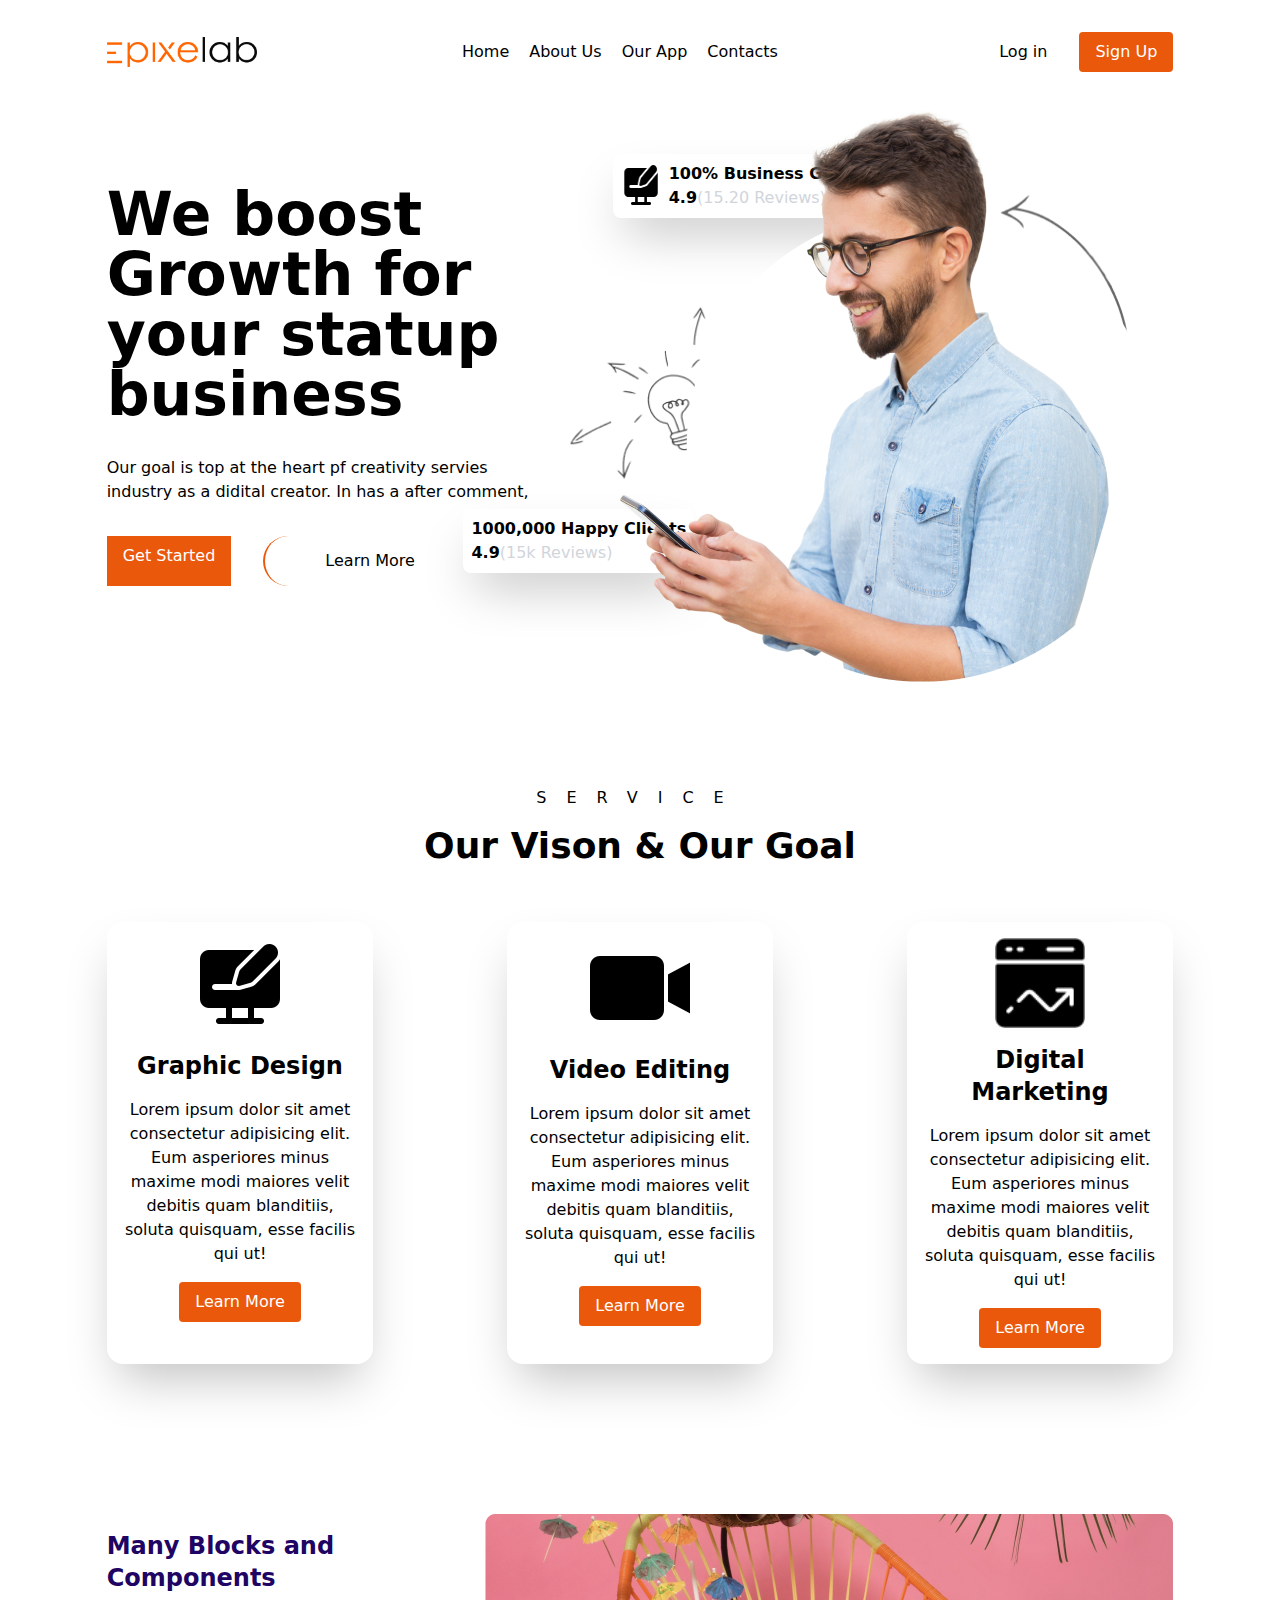
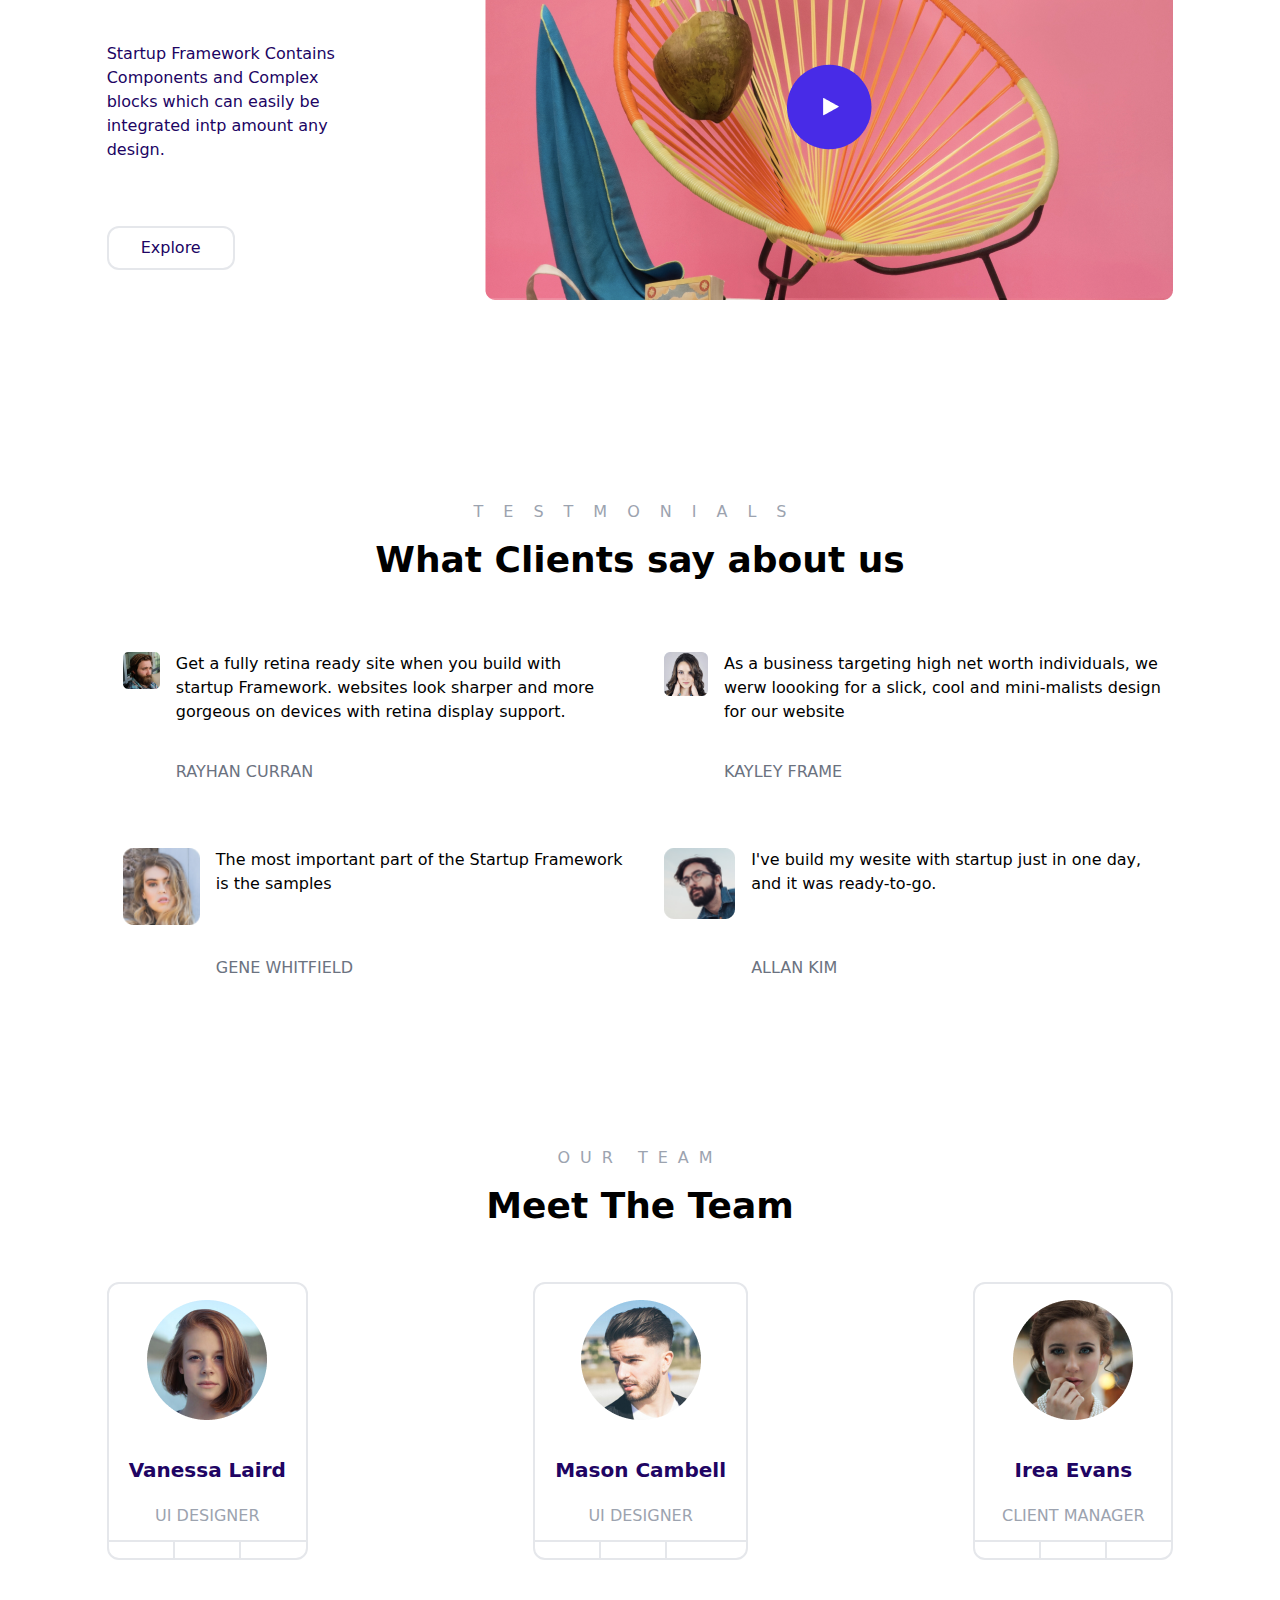
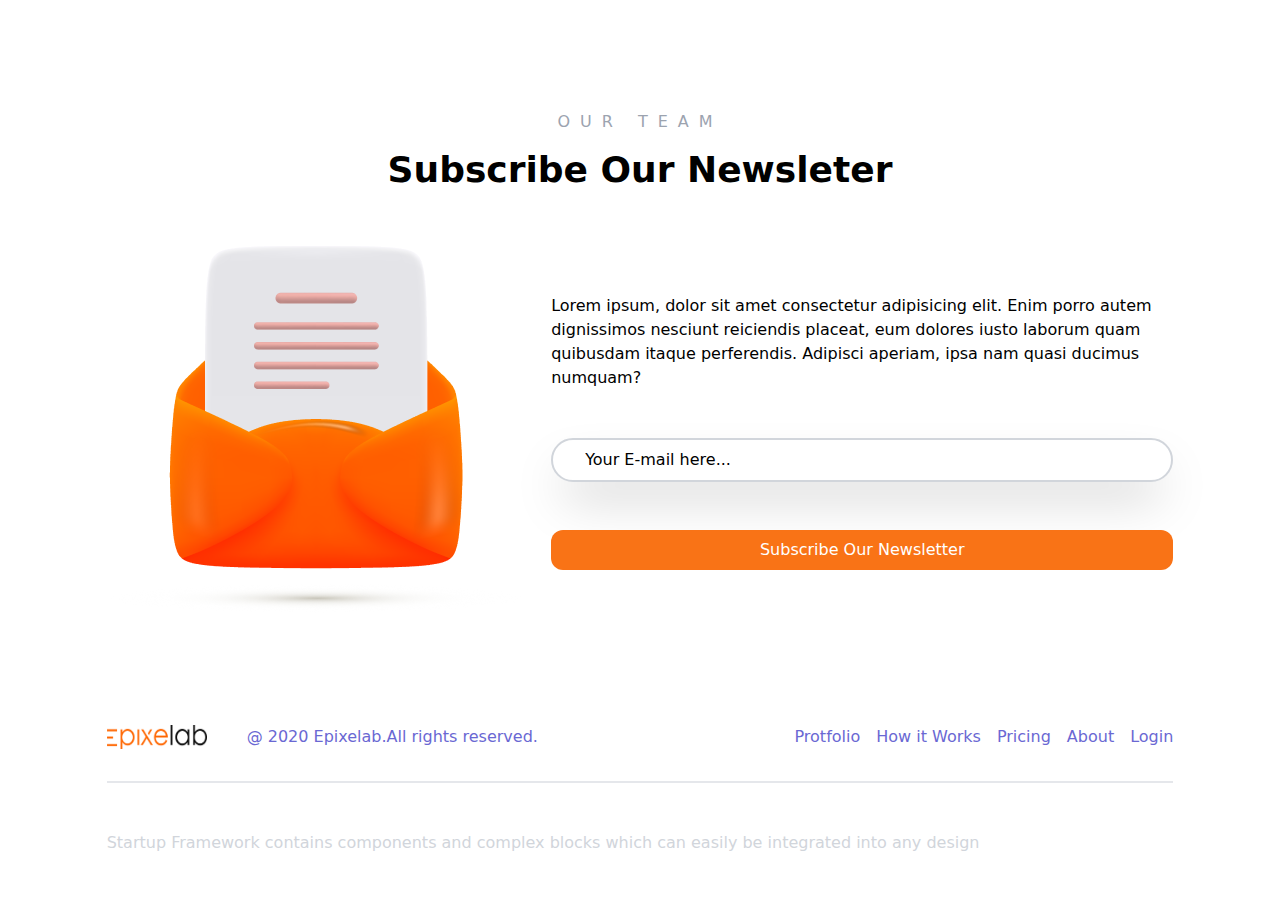
<file: Project 4_ Pixlab/index.html>
<!DOCTYPE html>
<html lang="en">

<head>
    <meta charset="UTF-8">
    <meta name="viewport" content="width=device-width, initial-scale=1.0">
    <title>Pix lab</title>
    <link rel="stylesheet" href="output.css">
    <link rel="stylesheet" href="https://cdnjs.cloudflare.com/ajax/libs/font-awesome/6.4.2/css/all.min.css"
        integrity="sha512-z3gLpd7yknf1YoNbCzqRKc4qyor8gaKU1qmn+CShxbuBusANI9QpRohGBreCFkKxLhei6S9CQXFEbbKuqLg0DA=="
        crossorigin="anonymous" referrerpolicy="no-referrer" />
</head>

<body class="flex justify-center">
    <div class="w-10/12 ">

        <!-- nav bar -->

        <nav class="pt-8 pb-8 flex justify-between items-center">
            <img width="150px" src="Pixlab/Logo.png" alt="">

            <!-- list items -->
            <div class="flex gap-5">

                <p>Home</p>
                <p>About Us</p>
                <p>Our App</p>
                <p>Contacts</p>
            </div>

            <!-- login -->

            <div class="flex gap-4">
                <div class="p-2 pl-4 pr-4">
                    Log in
                </div>
                <div class="rounded text-[#fff] p-2 pl-4 pr-4 bg-orange-600">
                    Sign Up
                </div>

            </div>

        </nav>

        <!-- hero section -->

        <div class="flex mt-[80px]">

            <!-- about -->
            <div class="w-5/12 flex flex-col gap-8">

                <h1 class="text-6xl font-bold">We boost Growth for your statup business</h1>
                <p>Our goal is top at the heart pf creativity servies industry as a didital creator. In has a after
                    comment,</p>
                <div class="flex gap-8">
                    <div class="bg-orange-600 text-[#fff] p-2 pl-4 pr-4">
                        Get Started
                    </div>
                    <div class="flex gap-3 items-center">
                        <div
                            class=" w-[50px] h-[50px] flex justify-center items-center border border-l-2 border-l-orange-600 border-r-0 border-t-0 border-b-0 rounded-full">
                            <i class="fa-solid fa-circle-play fa-2xl" style="color: #393a3c;"></i>
                        </div>

                        Learn More
                    </div>

                </div>

            </div>

            <div class="relative ">
                <!-- picture -->
                <img src="Pixlab/Group 10.png" alt="">

                <img class="absolute  top-[-100px] z-10 right-[-20px]"
                    src="Pixlab/joyful-guy-texting-message-smartphone2 1.png" alt="">


                <div class="bg-[#fff] flex gap-2 shadow-2xl absolute p-2 top-[-30px] left-[11%] rounded-lg ">
                    <img width="40px" src="Pixlab/icons8-graphic-design-96.png" alt="">
                    <div>
                        <h4 class="font-bold">100% Business Growth</h4>
                        <p><i class="fa-solid fa-star fa-xs" style="color: #f5c105;"></i> <span
                                class="font-bold ">4.9</span><span class="text-gray-300">(15.20 Reviews)</span></p>
                    </div>
                </div>

                <div class="bg-[#fff] flex gap-2 shadow-2xl absolute p-2 left-[-80px]  rounded-lg ">

                    <div>
                        <h4 class="font-bold">1000,000 Happy Clients</h4>
                        <p><i class="fa-solid fa-star fa-xs" style="color: #f5c105;"></i> <span
                                class="font-bold ">4.9</span><span class="text-gray-300">(15k Reviews)</span></p>
                    </div>
                </div>

            </div>

        </div>

        <!-- service -->

        <div class="mt-[200px] ">
            <p class="text-center  tracking-[20px] ">SERVICE</p>
            <h1 class="text-center m-4 text-4xl font-bold">Our Vison & Our Goal</h1>
            <div class="flex justify-between mt-14 mb-12 ">
                <!-- card 1 -->
                <div
                    class="shadow-2xl text-center rounded-2xl flex flex-col gap-4 w-3/12 p-4 flex flex-col items-center">
                    <img src="Pixlab/icons8-graphic-design-96.png" alt="">
                    <h1 class="text-2xl font-bold">Graphic Design</h1>
                    <p>Lorem ipsum dolor sit amet consectetur adipisicing elit. Eum asperiores minus maxime modi maiores
                        velit debitis quam blanditiis, soluta quisquam, esse
                        facilis qui ut!</p>
                    <div class="rounded text-[#fff] p-2 pl-4 pr-4 bg-orange-600">
                        Learn More
                    </div>
                </div>

                <!-- card 2 -->
                <div
                    class="shadow-2xl text-center rounded-2xl flex flex-col gap-4 w-3/12 p-4 flex flex-col items-center">
                    <img src="Pixlab/icons8-video-camera-100.png" alt="">
                    <h1 class="text-2xl font-bold">Video Editing</h1>
                    <p>Lorem ipsum dolor sit amet consectetur adipisicing elit. Eum asperiores minus maxime modi maiores
                        velit debitis quam blanditiis, soluta quisquam, esse
                        facilis qui ut!</p>
                    <div class="rounded text-[#fff] p-2 pl-4 pr-4 bg-orange-600">
                        Learn More
                    </div>
                </div>

                <!-- card 3 -->
                <div
                    class="shadow-2xl text-center rounded-2xl flex flex-col gap-4 w-3/12 p-4 flex flex-col items-center">
                    <img width="90px" src="Pixlab/icons8-digital-marketing-64.png" alt="">
                    <h1 class="text-2xl font-bold">Digital Marketing</h1>
                    <p>Lorem ipsum dolor sit amet consectetur adipisicing elit. Eum asperiores minus maxime modi maiores
                        velit debitis quam blanditiis, soluta quisquam, esse
                        facilis qui ut!</p>
                    <div class="rounded text-[#fff] p-2 pl-4 pr-4 bg-orange-600">
                        Learn More
                    </div>
                </div>


            </div>

        </div>

        <!--video  -->

        <div class="flex justify-between mt-[150px] mb-[100px]">
            <div class=" w-3/12" style="color: #200463;">
                <h1 class="text-2xl mt-4 font-bold">Many Blocks and Components</h1>
                <p class="mt-12 mb-16">Startup Framework Contains Components and Complex blocks which can easily be
                    integrated intp amount any design.</p>

                <div class="p-2 pl-8 pr-8 w-fit rounded-xl border border-2">
                    Explore
                </div>

            </div>

            <img src="Pixlab/Video Player.png" alt="">



        </div>

        <!-- testmonials -->
        <div class="mt-[200px] ">
            <p class="text-center text-gray-400 tracking-[20px] ">TESTMONIALS</p>
            <h1 class="text-center m-4 text-4xl font-bold">What Clients say about us</h1>
            <div class="grid grid-cols-2 gap-x-4 gap-y-8  mt-14 mb-12 ">
                <div class="flex w-[500px] gap-4 m-4">
                    <div>
                        <img width="100px" src="Pixlab/Mask.png" alt="">
                    </div>

                    <div class="flex flex-col gap-2">
                        <p class="h-[100px]">Get a fully retina ready site when you build with startup Framework.
                            websites look sharper and more gorgeous on devices with retina display support.</p>
                        <p class="text-gray-500">RAYHAN CURRAN</p>
                    </div>

                </div>

                <div class="flex w-[500px] gap-4 m-4 ">
                    <div>
                        <img width="100px" src="Pixlab/Mask (1).png" alt="">
                    </div>

                    <div class="flex flex-col gap-2">
                        <p class="h-[100px]">As a business targeting high net worth individuals, we werw loooking for a
                            slick, cool and mini-malists design for our website</p>
                        <p class="text-gray-500">KAYLEY FRAME</p>
                    </div>

                </div>

                <div class="flex w-[500px] gap-4 m-4">
                    <div>
                        <img width="100px" src="Pixlab/Mask (2).png" alt="">
                    </div>

                    <div class="flex flex-col gap-2">
                        <p class="h-[100px]">The most important part of the Startup Framework is the samples</p>
                        <p class="text-gray-500">GENE WHITFIELD</p>
                    </div>

                </div>

                <div class="flex w-[500px] gap-4 m-4 ">
                    <div>
                        <img width="100px" src="Pixlab/Userpic.png" alt="">
                    </div>

                    <div class="flex flex-col gap-2">
                        <p class="h-[100px]">I've build my wesite with startup just in one day, and it was ready-to-go.
                        </p>
                        <p class="text-gray-500">ALLAN KIM</p>
                    </div>

                </div>

            </div>
        </div>


        <!-- our team -->

        <div class="mt-[150px] mb-[80px] ">
            <p class="text-center  text-gray-400 tracking-[10px] ">OUR TEAM</p>
            <h1 class="text-center m-4 text-4xl font-bold">Meet The Team</h1>
            <div class="flex justify-between mt-14">
                <!-- 1 -->

                <div class="rounded-xl border border-2  ">
                    <div class="">
                        <div class="flex justify-center p-4">
                            <img src="Pixlab/Mask (3).png" alt="">
                        </div>

                        <h1 class="text-center m-5 text-xl font-bold text-[#200463]">Vanessa Laird</h1>
                        <p class="text-gray-400 m-3 text-center">UI DESIGNER</p>

                    </div>
                    <div class="border border-2  border-b-0 border-l-0 border-r-0 flex">
                        <div class="p-2 pl-8 pr-8">
                            <i class="fa-brands fa-twitter fa-xl" style="color: #b5b7ba;"></i>
                        </div>
                        <div class="border p-2 pl-8 pr-8 border-2 border-t-0 border-b-0">
                            <i class="fa-brands fa-square-facebook fa-2xl" style="color: #b3b3b3;"></i>
                        </div>
                        <div class="p-2 pl-8 pr-8">
                            <i class="fa-regular fa-futbol fa-2xl" style="color: #bbbcbf;"></i>
                        </div>


                    </div>
                </div>

                <!-- 2-->

                <div class="rounded-xl border border-2  ">
                    <div class="">
                        <div class="flex justify-center p-4">
                            <img src="Pixlab/Userpic (1).png" alt="">
                        </div>

                        <h1 class="text-center m-5 text-xl font-bold text-[#200463]">Mason Cambell</h1>
                        <p class="text-gray-400 m-3 text-center">UI DESIGNER</p>

                    </div>
                    <div class="border border-2  border-b-0 border-l-0 border-r-0 flex">
                        <div class="p-2 pl-8 pr-8">
                            <i class="fa-brands fa-twitter fa-xl" style="color: #b5b7ba;"></i>
                        </div>
                        <div class="border p-2 pl-8 pr-8 border-2 border-t-0 border-b-0">
                            <i class="fa-brands fa-square-facebook fa-2xl" style="color: #b3b3b3;"></i>
                        </div>
                        <div class="p-2 pl-8 pr-8">
                            <i class="fa-regular fa-futbol fa-2xl" style="color: #bbbcbf;"></i>
                        </div>


                    </div>
                </div>


                <!-- 3 -->

                <div class="rounded-xl border border-2  ">
                    <div class="">
                        <div class="flex justify-center p-4">
                            <img src="Pixlab/Userpic (2).png" alt="">
                        </div>

                        <h1 class="text-center m-5 text-xl font-bold text-[#200463]">Irea Evans</h1>
                        <p class="text-gray-400 m-3 text-center">CLIENT MANAGER</p>

                    </div>
                    <div class="border border-2  border-b-0 border-l-0 border-r-0 flex">
                        <div class="p-2 pl-8 pr-8">
                            <i class="fa-brands fa-twitter fa-xl" style="color: #b5b7ba;"></i>
                        </div>
                        <div class="border p-2 pl-8 pr-8 border-2 border-t-0 border-b-0">
                            <i class="fa-brands fa-square-facebook fa-2xl" style="color: #b3b3b3;"></i>
                        </div>
                        <div class="p-2 pl-8 pr-8">
                            <i class="fa-regular fa-futbol fa-2xl" style="color: #bbbcbf;"></i>
                        </div>


                    </div>
                </div>



            </div>

        </div>

        <!-- 2 our team -->
        <style>
           input::placeholder{
             color: #000;
           }
        </style>

        <div class="mt-[150px] mb-[80px] ">
            <p class="text-center  text-gray-400 tracking-[10px] ">OUR TEAM</p>
            <h1 class="text-center m-4 text-4xl font-bold">Subscribe Our Newsleter</h1>
            <div class="flex justify-between mt-14">
                <img src="Pixlab/Frame.png" alt="">
                <div class="flex flex-col gap-12 w-7/12 pt-12">

                    <p>Lorem ipsum, dolor sit amet consectetur adipisicing elit. Enim porro autem dignissimos nesciunt
                        reiciendis placeat, eum dolores iusto laborum quam quibusdam itaque perferendis. Adipisci
                        aperiam, ipsa nam quasi ducimus numquam?</p>
                    <input type="text" placeholder="Your E-mail here..."
                        class="  pl-8 border-2 p-2 rounded-3xl shadow-2xl border-gray-300">
                    <div class="p-2 rounded-xl bg-orange-500  text-center text-white">
                        Subscribe Our Newsletter
                    </div>

                </div>


            </div>
        </div>

        <!-- footer -->
        <div class="border flex p-8 pl-0 pr-0 mt-12 text-[#6a68d3] justify-between border-2 border-t-0 border-l-0 border-r-0">
            <div class="flex gap-10">
                <img width="100px" src="Pixlab/Logo.png" alt="">
                <p>@ 2020 Epixelab.All rights reserved.</p>

            </div>
            <div class="flex gap-4">
               <p>Protfolio</p>
               <p>How it Works</p>
               <p>Pricing</p>
               <p>About</p>
               <p>Login</p>

            </div>
        </div>

        <div class="pt-12 pb-12 text-gray-300">
            Startup Framework contains components and complex blocks which can easily be integrated into any design
        </div>

    </div>
</body>

</html>
</file>
<file: Project 3_ Bike landing page/output.css>
/*
! tailwindcss v3.3.3 | MIT License | https://tailwindcss.com
*/

/*
1. Prevent padding and border from affecting element width. (https://github.com/mozdevs/cssremedy/issues/4)
2. Allow adding a border to an element by just adding a border-width. (https://github.com/tailwindcss/tailwindcss/pull/116)
*/

*,
::before,
::after {
  box-sizing: border-box;
  /* 1 */
  border-width: 0;
  /* 2 */
  border-style: solid;
  /* 2 */
  border-color: #e5e7eb;
  /* 2 */
}

::before,
::after {
  --tw-content: '';
}

/*
1. Use a consistent sensible line-height in all browsers.
2. Prevent adjustments of font size after orientation changes in iOS.
3. Use a more readable tab size.
4. Use the user's configured `sans` font-family by default.
5. Use the user's configured `sans` font-feature-settings by default.
6. Use the user's configured `sans` font-variation-settings by default.
*/

html {
  line-height: 1.5;
  /* 1 */
  -webkit-text-size-adjust: 100%;
  /* 2 */
  -moz-tab-size: 4;
  /* 3 */
  -o-tab-size: 4;
     tab-size: 4;
  /* 3 */
  font-family: ui-sans-serif, system-ui, -apple-system, BlinkMacSystemFont, "Segoe UI", Roboto, "Helvetica Neue", Arial, "Noto Sans", sans-serif, "Apple Color Emoji", "Segoe UI Emoji", "Segoe UI Symbol", "Noto Color Emoji";
  /* 4 */
  font-feature-settings: normal;
  /* 5 */
  font-variation-settings: normal;
  /* 6 */
}

/*
1. Remove the margin in all browsers.
2. Inherit line-height from `html` so users can set them as a class directly on the `html` element.
*/

body {
  margin: 0;
  /* 1 */
  line-height: inherit;
  /* 2 */
}

/*
1. Add the correct height in Firefox.
2. Correct the inheritance of border color in Firefox. (https://bugzilla.mozilla.org/show_bug.cgi?id=190655)
3. Ensure horizontal rules are visible by default.
*/

hr {
  height: 0;
  /* 1 */
  color: inherit;
  /* 2 */
  border-top-width: 1px;
  /* 3 */
}

/*
Add the correct text decoration in Chrome, Edge, and Safari.
*/

abbr:where([title]) {
  -webkit-text-decoration: underline dotted;
          text-decoration: underline dotted;
}

/*
Remove the default font size and weight for headings.
*/

h1,
h2,
h3,
h4,
h5,
h6 {
  font-size: inherit;
  font-weight: inherit;
}

/*
Reset links to optimize for opt-in styling instead of opt-out.
*/

a {
  color: inherit;
  text-decoration: inherit;
}

/*
Add the correct font weight in Edge and Safari.
*/

b,
strong {
  font-weight: bolder;
}

/*
1. Use the user's configured `mono` font family by default.
2. Correct the odd `em` font sizing in all browsers.
*/

code,
kbd,
samp,
pre {
  font-family: ui-monospace, SFMono-Regular, Menlo, Monaco, Consolas, "Liberation Mono", "Courier New", monospace;
  /* 1 */
  font-size: 1em;
  /* 2 */
}

/*
Add the correct font size in all browsers.
*/

small {
  font-size: 80%;
}

/*
Prevent `sub` and `sup` elements from affecting the line height in all browsers.
*/

sub,
sup {
  font-size: 75%;
  line-height: 0;
  position: relative;
  vertical-align: baseline;
}

sub {
  bottom: -0.25em;
}

sup {
  top: -0.5em;
}

/*
1. Remove text indentation from table contents in Chrome and Safari. (https://bugs.chromium.org/p/chromium/issues/detail?id=999088, https://bugs.webkit.org/show_bug.cgi?id=201297)
2. Correct table border color inheritance in all Chrome and Safari. (https://bugs.chromium.org/p/chromium/issues/detail?id=935729, https://bugs.webkit.org/show_bug.cgi?id=195016)
3. Remove gaps between table borders by default.
*/

table {
  text-indent: 0;
  /* 1 */
  border-color: inherit;
  /* 2 */
  border-collapse: collapse;
  /* 3 */
}

/*
1. Change the font styles in all browsers.
2. Remove the margin in Firefox and Safari.
3. Remove default padding in all browsers.
*/

button,
input,
optgroup,
select,
textarea {
  font-family: inherit;
  /* 1 */
  font-feature-settings: inherit;
  /* 1 */
  font-variation-settings: inherit;
  /* 1 */
  font-size: 100%;
  /* 1 */
  font-weight: inherit;
  /* 1 */
  line-height: inherit;
  /* 1 */
  color: inherit;
  /* 1 */
  margin: 0;
  /* 2 */
  padding: 0;
  /* 3 */
}

/*
Remove the inheritance of text transform in Edge and Firefox.
*/

button,
select {
  text-transform: none;
}

/*
1. Correct the inability to style clickable types in iOS and Safari.
2. Remove default button styles.
*/

button,
[type='button'],
[type='reset'],
[type='submit'] {
  -webkit-appearance: button;
  /* 1 */
  background-color: transparent;
  /* 2 */
  background-image: none;
  /* 2 */
}

/*
Use the modern Firefox focus style for all focusable elements.
*/

:-moz-focusring {
  outline: auto;
}

/*
Remove the additional `:invalid` styles in Firefox. (https://github.com/mozilla/gecko-dev/blob/2f9eacd9d3d995c937b4251a5557d95d494c9be1/layout/style/res/forms.css#L728-L737)
*/

:-moz-ui-invalid {
  box-shadow: none;
}

/*
Add the correct vertical alignment in Chrome and Firefox.
*/

progress {
  vertical-align: baseline;
}

/*
Correct the cursor style of increment and decrement buttons in Safari.
*/

::-webkit-inner-spin-button,
::-webkit-outer-spin-button {
  height: auto;
}

/*
1. Correct the odd appearance in Chrome and Safari.
2. Correct the outline style in Safari.
*/

[type='search'] {
  -webkit-appearance: textfield;
  /* 1 */
  outline-offset: -2px;
  /* 2 */
}

/*
Remove the inner padding in Chrome and Safari on macOS.
*/

::-webkit-search-decoration {
  -webkit-appearance: none;
}

/*
1. Correct the inability to style clickable types in iOS and Safari.
2. Change font properties to `inherit` in Safari.
*/

::-webkit-file-upload-button {
  -webkit-appearance: button;
  /* 1 */
  font: inherit;
  /* 2 */
}

/*
Add the correct display in Chrome and Safari.
*/

summary {
  display: list-item;
}

/*
Removes the default spacing and border for appropriate elements.
*/

blockquote,
dl,
dd,
h1,
h2,
h3,
h4,
h5,
h6,
hr,
figure,
p,
pre {
  margin: 0;
}

fieldset {
  margin: 0;
  padding: 0;
}

legend {
  padding: 0;
}

ol,
ul,
menu {
  list-style: none;
  margin: 0;
  padding: 0;
}

/*
Reset default styling for dialogs.
*/

dialog {
  padding: 0;
}

/*
Prevent resizing textareas horizontally by default.
*/

textarea {
  resize: vertical;
}

/*
1. Reset the default placeholder opacity in Firefox. (https://github.com/tailwindlabs/tailwindcss/issues/3300)
2. Set the default placeholder color to the user's configured gray 400 color.
*/

input::-moz-placeholder, textarea::-moz-placeholder {
  opacity: 1;
  /* 1 */
  color: #9ca3af;
  /* 2 */
}

input::placeholder,
textarea::placeholder {
  opacity: 1;
  /* 1 */
  color: #9ca3af;
  /* 2 */
}

/*
Set the default cursor for buttons.
*/

button,
[role="button"] {
  cursor: pointer;
}

/*
Make sure disabled buttons don't get the pointer cursor.
*/

:disabled {
  cursor: default;
}

/*
1. Make replaced elements `display: block` by default. (https://github.com/mozdevs/cssremedy/issues/14)
2. Add `vertical-align: middle` to align replaced elements more sensibly by default. (https://github.com/jensimmons/cssremedy/issues/14#issuecomment-634934210)
   This can trigger a poorly considered lint error in some tools but is included by design.
*/

img,
svg,
video,
canvas,
audio,
iframe,
embed,
object {
  display: block;
  /* 1 */
  vertical-align: middle;
  /* 2 */
}

/*
Constrain images and videos to the parent width and preserve their intrinsic aspect ratio. (https://github.com/mozdevs/cssremedy/issues/14)
*/

img,
video {
  max-width: 100%;
  height: auto;
}

/* Make elements with the HTML hidden attribute stay hidden by default */

[hidden] {
  display: none;
}

*, ::before, ::after {
  --tw-border-spacing-x: 0;
  --tw-border-spacing-y: 0;
  --tw-translate-x: 0;
  --tw-translate-y: 0;
  --tw-rotate: 0;
  --tw-skew-x: 0;
  --tw-skew-y: 0;
  --tw-scale-x: 1;
  --tw-scale-y: 1;
  --tw-pan-x:  ;
  --tw-pan-y:  ;
  --tw-pinch-zoom:  ;
  --tw-scroll-snap-strictness: proximity;
  --tw-gradient-from-position:  ;
  --tw-gradient-via-position:  ;
  --tw-gradient-to-position:  ;
  --tw-ordinal:  ;
  --tw-slashed-zero:  ;
  --tw-numeric-figure:  ;
  --tw-numeric-spacing:  ;
  --tw-numeric-fraction:  ;
  --tw-ring-inset:  ;
  --tw-ring-offset-width: 0px;
  --tw-ring-offset-color: #fff;
  --tw-ring-color: rgb(59 130 246 / 0.5);
  --tw-ring-offset-shadow: 0 0 #0000;
  --tw-ring-shadow: 0 0 #0000;
  --tw-shadow: 0 0 #0000;
  --tw-shadow-colored: 0 0 #0000;
  --tw-blur:  ;
  --tw-brightness:  ;
  --tw-contrast:  ;
  --tw-grayscale:  ;
  --tw-hue-rotate:  ;
  --tw-invert:  ;
  --tw-saturate:  ;
  --tw-sepia:  ;
  --tw-drop-shadow:  ;
  --tw-backdrop-blur:  ;
  --tw-backdrop-brightness:  ;
  --tw-backdrop-contrast:  ;
  --tw-backdrop-grayscale:  ;
  --tw-backdrop-hue-rotate:  ;
  --tw-backdrop-invert:  ;
  --tw-backdrop-opacity:  ;
  --tw-backdrop-saturate:  ;
  --tw-backdrop-sepia:  ;
}

::backdrop {
  --tw-border-spacing-x: 0;
  --tw-border-spacing-y: 0;
  --tw-translate-x: 0;
  --tw-translate-y: 0;
  --tw-rotate: 0;
  --tw-skew-x: 0;
  --tw-skew-y: 0;
  --tw-scale-x: 1;
  --tw-scale-y: 1;
  --tw-pan-x:  ;
  --tw-pan-y:  ;
  --tw-pinch-zoom:  ;
  --tw-scroll-snap-strictness: proximity;
  --tw-gradient-from-position:  ;
  --tw-gradient-via-position:  ;
  --tw-gradient-to-position:  ;
  --tw-ordinal:  ;
  --tw-slashed-zero:  ;
  --tw-numeric-figure:  ;
  --tw-numeric-spacing:  ;
  --tw-numeric-fraction:  ;
  --tw-ring-inset:  ;
  --tw-ring-offset-width: 0px;
  --tw-ring-offset-color: #fff;
  --tw-ring-color: rgb(59 130 246 / 0.5);
  --tw-ring-offset-shadow: 0 0 #0000;
  --tw-ring-shadow: 0 0 #0000;
  --tw-shadow: 0 0 #0000;
  --tw-shadow-colored: 0 0 #0000;
  --tw-blur:  ;
  --tw-brightness:  ;
  --tw-contrast:  ;
  --tw-grayscale:  ;
  --tw-hue-rotate:  ;
  --tw-invert:  ;
  --tw-saturate:  ;
  --tw-sepia:  ;
  --tw-drop-shadow:  ;
  --tw-backdrop-blur:  ;
  --tw-backdrop-brightness:  ;
  --tw-backdrop-contrast:  ;
  --tw-backdrop-grayscale:  ;
  --tw-backdrop-hue-rotate:  ;
  --tw-backdrop-invert:  ;
  --tw-backdrop-opacity:  ;
  --tw-backdrop-saturate:  ;
  --tw-backdrop-sepia:  ;
}

.absolute {
  position: absolute;
}

.relative {
  position: relative;
}

.top-0 {
  top: 0px;
}

.bottom-0 {
  bottom: 0px;
}

.bottom-\[-10px\] {
  bottom: -10px;
}

.bottom-\[-0px\] {
  bottom: -0px;
}

.bottom-\[-40px\] {
  bottom: -40px;
}

.bottom-\[-100px\] {
  bottom: -100px;
}

.left-8 {
  left: 2rem;
}

.left-12 {
  left: 3rem;
}

.bottom-\[-120px\] {
  bottom: -120px;
}

.bottom-10 {
  bottom: 2.5rem;
}

.bottom-1 {
  bottom: 0.25rem;
}

.bottom-16 {
  bottom: 4rem;
}

.right-0 {
  right: 0px;
}

.right-10 {
  right: 2.5rem;
}

.right-14 {
  right: 3.5rem;
}

.m-8 {
  margin: 2rem;
}

.m-4 {
  margin: 1rem;
}

.mb-12 {
  margin-bottom: 3rem;
}

.mb-\[100px\] {
  margin-bottom: 100px;
}

.mb-\[50px\] {
  margin-bottom: 50px;
}

.mr-12 {
  margin-right: 3rem;
}

.mt-12 {
  margin-top: 3rem;
}

.mt-8 {
  margin-top: 2rem;
}

.mt-\[40px\] {
  margin-top: 40px;
}

.mt-2 {
  margin-top: 0.5rem;
}

.mt-24 {
  margin-top: 6rem;
}

.mt-32 {
  margin-top: 8rem;
}

.mt-4 {
  margin-top: 1rem;
}

.mt-10 {
  margin-top: 2.5rem;
}

.mb-4 {
  margin-bottom: 1rem;
}

.mt-1 {
  margin-top: 0.25rem;
}

.mt-16 {
  margin-top: 4rem;
}

.mb-8 {
  margin-bottom: 2rem;
}

.flex {
  display: flex;
}

.h-\[60px\] {
  height: 60px;
}

.h-\[\] {
  height: ;
}

.h-\[300px\] {
  height: 300px;
}

.h-screen {
  height: 100vh;
}

.w-10\/12 {
  width: 83.333333%;
}

.w-11\/12 {
  width: 91.666667%;
}

.w-12 {
  width: 3rem;
}

.w-4\/12 {
  width: 33.333333%;
}

.w-\[100px\] {
  width: 100px;
}

.w-\[13\%\] {
  width: 13%;
}

.w-\[15\%\] {
  width: 15%;
}

.w-\[200px\] {
  width: 200px;
}

.w-\[300px\] {
  width: 300px;
}

.w-\[35\%\] {
  width: 35%;
}

.w-\[55\%\] {
  width: 55%;
}

.w-\[570px\] {
  width: 570px;
}

.w-\[700px\] {
  width: 700px;
}

.w-\[790px\] {
  width: 790px;
}

.w-\[80px\] {
  width: 80px;
}

.w-\[\] {
  width: ;
}

.w-full {
  width: 100%;
}

.w-\[500px\] {
  width: 500px;
}

.w-\[600px\] {
  width: 600px;
}

.w-\[800px\] {
  width: 800px;
}

.w-\[00px\] {
  width: 00px;
}

.w-3\/12 {
  width: 25%;
}

.w-2\/12 {
  width: 16.666667%;
}

.w-\[30\] {
  width: 30;
}

.w-\[30\%\] {
  width: 30%;
}

.w-\[25\%\] {
  width: 25%;
}

.w-\[23\%\] {
  width: 23%;
}

.w-\[23\=4\%\] {
  width: 23=4%;
}

.w-\[22\%\] {
  width: 22%;
}

.w-\[20\%\] {
  width: 20%;
}

.w-1\/12 {
  width: 8.333333%;
}

.flex-col {
  flex-direction: column;
}

.items-end {
  align-items: flex-end;
}

.items-center {
  align-items: center;
}

.justify-end {
  justify-content: flex-end;
}

.justify-center {
  justify-content: center;
}

.justify-between {
  justify-content: space-between;
}

.justify-around {
  justify-content: space-around;
}

.gap-10 {
  gap: 2.5rem;
}

.gap-2 {
  gap: 0.5rem;
}

.gap-4 {
  gap: 1rem;
}

.gap-5 {
  gap: 1.25rem;
}

.gap-6 {
  gap: 1.5rem;
}

.gap-8 {
  gap: 2rem;
}

.self-end {
  align-self: flex-end;
}

.self-center {
  align-self: center;
}

.rounded {
  border-radius: 0.25rem;
}

.rounded-xl {
  border-radius: 0.75rem;
}

.rounded-full {
  border-radius: 9999px;
}

.rounded-l-2xl {
  border-top-left-radius: 1rem;
  border-bottom-left-radius: 1rem;
}

.rounded-r-2xl {
  border-top-right-radius: 1rem;
  border-bottom-right-radius: 1rem;
}

.border {
  border-width: 1px;
}

.border-2 {
  border-width: 2px;
}

.border-b-2 {
  border-bottom-width: 2px;
}

.border-l-0 {
  border-left-width: 0px;
}

.border-r-0 {
  border-right-width: 0px;
}

.border-t-0 {
  border-top-width: 0px;
}

.border-\[\#6b6a6a\] {
  --tw-border-opacity: 1;
  border-color: rgb(107 106 106 / var(--tw-border-opacity));
}

.border-black {
  --tw-border-opacity: 1;
  border-color: rgb(0 0 0 / var(--tw-border-opacity));
}

.bg-\[\#1c1d1f\] {
  --tw-bg-opacity: 1;
  background-color: rgb(28 29 31 / var(--tw-bg-opacity));
}

.bg-black {
  --tw-bg-opacity: 1;
  background-color: rgb(0 0 0 / var(--tw-bg-opacity));
}

.bg-\[\] {
  background-color: ;
}

.bg-\[url\] {
  background-color: url;
}

.bg-gray-100 {
  --tw-bg-opacity: 1;
  background-color: rgb(243 244 246 / var(--tw-bg-opacity));
}

.bg-gray-300 {
  --tw-bg-opacity: 1;
  background-color: rgb(209 213 219 / var(--tw-bg-opacity));
}

.bg-gray-200 {
  --tw-bg-opacity: 1;
  background-color: rgb(229 231 235 / var(--tw-bg-opacity));
}

.bg-\[\#d9dbd9\] {
  --tw-bg-opacity: 1;
  background-color: rgb(217 219 217 / var(--tw-bg-opacity));
}

.bg-\[\#f0f2f0\] {
  --tw-bg-opacity: 1;
  background-color: rgb(240 242 240 / var(--tw-bg-opacity));
}

.bg-\[\#eff2ed\] {
  --tw-bg-opacity: 1;
  background-color: rgb(239 242 237 / var(--tw-bg-opacity));
}

.bg-\[\#f4f7f2\] {
  --tw-bg-opacity: 1;
  background-color: rgb(244 247 242 / var(--tw-bg-opacity));
}

.bg-\[\#e4e7e4\] {
  --tw-bg-opacity: 1;
  background-color: rgb(228 231 228 / var(--tw-bg-opacity));
}

.bg-\[\#e6e6e6\] {
  --tw-bg-opacity: 1;
  background-color: rgb(230 230 230 / var(--tw-bg-opacity));
}

.bg-\[\#f1f3f1\] {
  --tw-bg-opacity: 1;
  background-color: rgb(241 243 241 / var(--tw-bg-opacity));
}

.bg-\[\#e4e6dc\] {
  --tw-bg-opacity: 1;
  background-color: rgb(228 230 220 / var(--tw-bg-opacity));
}

.bg-\[\#e2e9e3\] {
  --tw-bg-opacity: 1;
  background-color: rgb(226 233 227 / var(--tw-bg-opacity));
}

.bg-\[\#f5f3f1\] {
  --tw-bg-opacity: 1;
  background-color: rgb(245 243 241 / var(--tw-bg-opacity));
}

.bg-\[\#F1EFEE\] {
  --tw-bg-opacity: 1;
  background-color: rgb(241 239 238 / var(--tw-bg-opacity));
}

.bg-red-100 {
  --tw-bg-opacity: 1;
  background-color: rgb(254 226 226 / var(--tw-bg-opacity));
}

.bg-\[\#fff\] {
  --tw-bg-opacity: 1;
  background-color: rgb(255 255 255 / var(--tw-bg-opacity));
}

.bg-\[text-xl\] {
  background-color: text-xl;
}

.bg-\[\#3a3a41\] {
  --tw-bg-opacity: 1;
  background-color: rgb(58 58 65 / var(--tw-bg-opacity));
}

.bg-\[url\(\)\] {
  background-image: url();
}

.bg-\[url\(\'\'\)\] {
  background-image: url('');
}

.bg-\[url\(\'assets\/galleryscooter\.png\'\)\] {
  background-image: url('assets/galleryscooter.png');
}

.bg-gradient-to-r {
  background-image: linear-gradient(to right, var(--tw-gradient-stops));
}

.bg-gradient-to-l {
  background-image: linear-gradient(to left, var(--tw-gradient-stops));
}

.bg-gradient-to-t {
  background-image: linear-gradient(to top, var(--tw-gradient-stops));
}

.bg-\[linear-gradient\(90deg\2c _\#FAFBF9_60\%\2c _\#fff_60\%\)\] {
  background-image: linear-gradient(90deg, #FAFBF9 60%, #fff 60%);
}

.bg-\[linear-gradient\(0deg\2c _\#FAFBF9_60\%\2c _\#fff_60\%\)\] {
  background-image: linear-gradient(0deg, #FAFBF9 60%, #fff 60%);
}

.bg-\[linear-gradient\(0deg\2c _\#\#3d3d42_60\%\2c _\#fff_60\%\)\] {
  background-image: linear-gradient(0deg, ##3d3d42 60%, #fff 60%);
}

.bg-\[linear-gradient\(90deg\2c _\#\#3d3d42_60\%\2c _\#fff_60\%\)\] {
  background-image: linear-gradient(90deg, ##3d3d42 60%, #fff 60%);
}

.bg-\[linear-gradient\(90deg\2c _\#\#3d3d42_0\%\2c _\#fff_60\%\)\] {
  background-image: linear-gradient(90deg, ##3d3d42 0%, #fff 60%);
}

.bg-\[linear-gradient\(90deg\2c _\#\#3d3d42_50\%\2c _\#fff_60\%\)\] {
  background-image: linear-gradient(90deg, ##3d3d42 50%, #fff 60%);
}

.bg-\[linear-gradient\(90deg\2c _\#\#3d3d42_50\%\2c _\#fff_50\%\)\] {
  background-image: linear-gradient(90deg, ##3d3d42 50%, #fff 50%);
}

.bg-\[linear-gradient\(100deg\2c _\#\#3d3d42_50\%\2c _\#fff_50\%\)\] {
  background-image: linear-gradient(100deg, ##3d3d42 50%, #fff 50%);
}

.bg-\[linear-gradient\(_100deg\2c _\#\#3d3d42_50\%\2c _\#fff_50\%\)\] {
  background-image: linear-gradient( 100deg, ##3d3d42 50%, #fff 50%);
}

.bg-\[linear-gradient\(deg\2c _\#\#3d3d42_50\%\2c _\#fff_50\%\)\] {
  background-image: linear-gradient(deg, ##3d3d42 50%, #fff 50%);
}

.bg-\[linear-gradient\(360deg\2c _\#\#3d3d42_50\%\2c _\#fff_50\%\)\] {
  background-image: linear-gradient(360deg, ##3d3d42 50%, #fff 50%);
}

.bg-\[linear-gradient\(90deg\2c _\#000_60\%\2c _\#fff_60\%\)\] {
  background-image: linear-gradient(90deg, #000 60%, #fff 60%);
}

.bg-\[linear-gradient\(90deg\2c _\#000_50\%\2c _\#fff_60\%\)\] {
  background-image: linear-gradient(90deg, #000 50%, #fff 60%);
}

.bg-\[linear-gradient\(90deg\2c _\#000_50\%\2c _\#fff_50\%\)\] {
  background-image: linear-gradient(90deg, #000 50%, #fff 50%);
}

.bg-\[linear-gradient\(0deg\2c _\#000_50\%\2c _\#fff_50\%\)\] {
  background-image: linear-gradient(0deg, #000 50%, #fff 50%);
}

.bg-\[linear-gradient\(0deg\2c _\#000_40\%\2c _\#fff_50\%\)\] {
  background-image: linear-gradient(0deg, #000 40%, #fff 50%);
}

.bg-\[linear-gradient\(0deg\2c _\#000_40\%\2c _\#fff_40\%\)\] {
  background-image: linear-gradient(0deg, #000 40%, #fff 40%);
}

.bg-\[linear-gradient\(0deg\2c _\#3d3c41_40\%\2c _\#fff_40\%\)\] {
  background-image: linear-gradient(0deg, #3d3c41 40%, #fff 40%);
}

.bg-\[linear-gradient\(0deg\2c _\#3a3c41_40\%\2c _\#fff_40\%\)\] {
  background-image: linear-gradient(0deg, #3a3c41 40%, #fff 40%);
}

.bg-\[linear-gradient\(0deg\2c _\#3a3a41_40\%\2c _\#fff_40\%\)\] {
  background-image: linear-gradient(0deg, #3a3a41 40%, #fff 40%);
}

.bg-\[linear-gradient\(0deg\2c _\#4a3a41_40\%\2c _\#fff_40\%\)\] {
  background-image: linear-gradient(0deg, #4a3a41 40%, #fff 40%);
}

.bg-\[linear-gradient\(0deg\2c _\#3aa41_40\%\2c _\#fff_40\%\)\] {
  background-image: linear-gradient(0deg, #3aa41 40%, #fff 40%);
}

.bg-\[linear-gradient\(0deg\2c _\#3a2a41_40\%\2c _\#fff_40\%\)\] {
  background-image: linear-gradient(0deg, #3a2a41 40%, #fff 40%);
}

.bg-\[linear-gradient\(0deg\2c _\#3a4a41_40\%\2c _\#fff_40\%\)\] {
  background-image: linear-gradient(0deg, #3a4a41 40%, #fff 40%);
}

.bg-\[linear-gradient\(0deg\2c _\#3a3a31_40\%\2c _\#fff_40\%\)\] {
  background-image: linear-gradient(0deg, #3a3a31 40%, #fff 40%);
}

.bg-\[linear-gradient\(0deg\2c _\#3a3a51_40\%\2c _\#fff_40\%\)\] {
  background-image: linear-gradient(0deg, #3a3a51 40%, #fff 40%);
}

.bg-\[linear-gradient\(0deg\2c _\#3a3a41_45\%\2c _\#fff_40\%\)\] {
  background-image: linear-gradient(0deg, #3a3a41 45%, #fff 40%);
}

.bg-\[linear-gradient\(0deg\2c _\#3a3a41_45\%\2c _\#fff_45\%\)\] {
  background-image: linear-gradient(0deg, #3a3a41 45%, #fff 45%);
}

.from-\[\] {
  --tw-gradient-from:  var(--tw-gradient-from-position);
  --tw-gradient-to: rgb(255 255 255 / 0) var(--tw-gradient-to-position);
  --tw-gradient-stops: var(--tw-gradient-from), var(--tw-gradient-to);
}

.from-\[\#F1EFEE\] {
  --tw-gradient-from: #F1EFEE var(--tw-gradient-from-position);
  --tw-gradient-to: rgb(241 239 238 / 0) var(--tw-gradient-to-position);
  --tw-gradient-stops: var(--tw-gradient-from), var(--tw-gradient-to);
}

.from-\[\#EFEEEA\] {
  --tw-gradient-from: #EFEEEA var(--tw-gradient-from-position);
  --tw-gradient-to: rgb(239 238 234 / 0) var(--tw-gradient-to-position);
  --tw-gradient-stops: var(--tw-gradient-from), var(--tw-gradient-to);
}

.from-\[\#aFEEEA\] {
  --tw-gradient-from: #aFEEEA var(--tw-gradient-from-position);
  --tw-gradient-to: rgb(175 238 234 / 0) var(--tw-gradient-to-position);
  --tw-gradient-stops: var(--tw-gradient-from), var(--tw-gradient-to);
}

.from-\[\#F0F1EC\] {
  --tw-gradient-from: #F0F1EC var(--tw-gradient-from-position);
  --tw-gradient-to: rgb(240 241 236 / 0) var(--tw-gradient-to-position);
  --tw-gradient-stops: var(--tw-gradient-from), var(--tw-gradient-to);
}

.from-\[\#F1F0EC\] {
  --tw-gradient-from: #F1F0EC var(--tw-gradient-from-position);
  --tw-gradient-to: rgb(241 240 236 / 0) var(--tw-gradient-to-position);
  --tw-gradient-stops: var(--tw-gradient-from), var(--tw-gradient-to);
}

.from-\[\#F1F0Ed\] {
  --tw-gradient-from: #F1F0Ed var(--tw-gradient-from-position);
  --tw-gradient-to: rgb(241 240 237 / 0) var(--tw-gradient-to-position);
  --tw-gradient-stops: var(--tw-gradient-from), var(--tw-gradient-to);
}

.from-\[\#F1F0Ee\] {
  --tw-gradient-from: #F1F0Ee var(--tw-gradient-from-position);
  --tw-gradient-to: rgb(241 240 238 / 0) var(--tw-gradient-to-position);
  --tw-gradient-stops: var(--tw-gradient-from), var(--tw-gradient-to);
}

.from-\[\#F1F0Ef\] {
  --tw-gradient-from: #F1F0Ef var(--tw-gradient-from-position);
  --tw-gradient-to: rgb(241 240 239 / 0) var(--tw-gradient-to-position);
  --tw-gradient-stops: var(--tw-gradient-from), var(--tw-gradient-to);
}

.from-\[\#F1F0Eg\] {
  --tw-gradient-from: #F1F0Eg var(--tw-gradient-from-position);
  --tw-gradient-to: rgb(255 255 255 / 0) var(--tw-gradient-to-position);
  --tw-gradient-stops: var(--tw-gradient-from), var(--tw-gradient-to);
}

.bg-fixed {
  background-attachment: fixed;
}

.bg-no-repeat {
  background-repeat: no-repeat;
}

.p-1 {
  padding: 0.25rem;
}

.p-2 {
  padding: 0.5rem;
}

.p-4 {
  padding: 1rem;
}

.p-8 {
  padding: 2rem;
}

.pb-4 {
  padding-bottom: 1rem;
}

.pb-6 {
  padding-bottom: 1.5rem;
}

.pl-12 {
  padding-left: 3rem;
}

.pl-3 {
  padding-left: 0.75rem;
}

.pl-4 {
  padding-left: 1rem;
}

.pr-2 {
  padding-right: 0.5rem;
}

.pr-3 {
  padding-right: 0.75rem;
}

.pr-4 {
  padding-right: 1rem;
}

.pt-24 {
  padding-top: 6rem;
}

.pt-28 {
  padding-top: 7rem;
}

.pt-6 {
  padding-top: 1.5rem;
}

.pt-12 {
  padding-top: 3rem;
}

.pt-16 {
  padding-top: 4rem;
}

.pl-8 {
  padding-left: 2rem;
}

.pr-8 {
  padding-right: 2rem;
}

.pr-12 {
  padding-right: 3rem;
}

.pr-24 {
  padding-right: 6rem;
}

.text-center {
  text-align: center;
}

.font-sans {
  font-family: ui-sans-serif, system-ui, -apple-system, BlinkMacSystemFont, "Segoe UI", Roboto, "Helvetica Neue", Arial, "Noto Sans", sans-serif, "Apple Color Emoji", "Segoe UI Emoji", "Segoe UI Symbol", "Noto Color Emoji";
}

.text-2xl {
  font-size: 1.5rem;
  line-height: 2rem;
}

.text-5xl {
  font-size: 3rem;
  line-height: 1;
}

.text-\[70px\] {
  font-size: 70px;
}

.text-\[80px\] {
  font-size: 80px;
}

.text-lg {
  font-size: 1.125rem;
  line-height: 1.75rem;
}

.text-xl {
  font-size: 1.25rem;
  line-height: 1.75rem;
}

.font-bold {
  font-weight: 700;
}

.font-extrabold {
  font-weight: 800;
}

.text-\[\#1c1d1f\] {
  --tw-text-opacity: 1;
  color: rgb(28 29 31 / var(--tw-text-opacity));
}

.text-\[\#54534f\] {
  --tw-text-opacity: 1;
  color: rgb(84 83 79 / var(--tw-text-opacity));
}

.text-gray-500 {
  --tw-text-opacity: 1;
  color: rgb(107 114 128 / var(--tw-text-opacity));
}

.text-white {
  --tw-text-opacity: 1;
  color: rgb(255 255 255 / var(--tw-text-opacity));
}

.text-\[\] {
  color: ;
}

.text-\[\#3a3a41\] {
  --tw-text-opacity: 1;
  color: rgb(58 58 65 / var(--tw-text-opacity));
}

.text-\[\#fff\] {
  --tw-text-opacity: 1;
  color: rgb(255 255 255 / var(--tw-text-opacity));
}

.text-\[\#\] {
  color: #;
}

.shadow-md {
  --tw-shadow: 0 4px 6px -1px rgb(0 0 0 / 0.1), 0 2px 4px -2px rgb(0 0 0 / 0.1);
  --tw-shadow-colored: 0 4px 6px -1px var(--tw-shadow-color), 0 2px 4px -2px var(--tw-shadow-color);
  box-shadow: var(--tw-ring-offset-shadow, 0 0 #0000), var(--tw-ring-shadow, 0 0 #0000), var(--tw-shadow);
}

.shadow-xl {
  --tw-shadow: 0 20px 25px -5px rgb(0 0 0 / 0.1), 0 8px 10px -6px rgb(0 0 0 / 0.1);
  --tw-shadow-colored: 0 20px 25px -5px var(--tw-shadow-color), 0 8px 10px -6px var(--tw-shadow-color);
  box-shadow: var(--tw-ring-offset-shadow, 0 0 #0000), var(--tw-ring-shadow, 0 0 #0000), var(--tw-shadow);
}

@media (min-width: 768px) {
  .md\:flex-wrap {
    flex-wrap: wrap;
  }
}
</file>
<file: Project 4_ NFT Landing page/output.css>
/*
! tailwindcss v3.3.3 | MIT License | https://tailwindcss.com
*/

/*
1. Prevent padding and border from affecting element width. (https://github.com/mozdevs/cssremedy/issues/4)
2. Allow adding a border to an element by just adding a border-width. (https://github.com/tailwindcss/tailwindcss/pull/116)
*/

*,
::before,
::after {
  box-sizing: border-box;
  /* 1 */
  border-width: 0;
  /* 2 */
  border-style: solid;
  /* 2 */
  border-color: #e5e7eb;
  /* 2 */
}

::before,
::after {
  --tw-content: '';
}

/*
1. Use a consistent sensible line-height in all browsers.
2. Prevent adjustments of font size after orientation changes in iOS.
3. Use a more readable tab size.
4. Use the user's configured `sans` font-family by default.
5. Use the user's configured `sans` font-feature-settings by default.
6. Use the user's configured `sans` font-variation-settings by default.
*/

html {
  line-height: 1.5;
  /* 1 */
  -webkit-text-size-adjust: 100%;
  /* 2 */
  -moz-tab-size: 4;
  /* 3 */
  -o-tab-size: 4;
     tab-size: 4;
  /* 3 */
  font-family: ui-sans-serif, system-ui, -apple-system, BlinkMacSystemFont, "Segoe UI", Roboto, "Helvetica Neue", Arial, "Noto Sans", sans-serif, "Apple Color Emoji", "Segoe UI Emoji", "Segoe UI Symbol", "Noto Color Emoji";
  /* 4 */
  font-feature-settings: normal;
  /* 5 */
  font-variation-settings: normal;
  /* 6 */
}

/*
1. Remove the margin in all browsers.
2. Inherit line-height from `html` so users can set them as a class directly on the `html` element.
*/

body {
  margin: 0;
  /* 1 */
  line-height: inherit;
  /* 2 */
}

/*
1. Add the correct height in Firefox.
2. Correct the inheritance of border color in Firefox. (https://bugzilla.mozilla.org/show_bug.cgi?id=190655)
3. Ensure horizontal rules are visible by default.
*/

hr {
  height: 0;
  /* 1 */
  color: inherit;
  /* 2 */
  border-top-width: 1px;
  /* 3 */
}

/*
Add the correct text decoration in Chrome, Edge, and Safari.
*/

abbr:where([title]) {
  -webkit-text-decoration: underline dotted;
          text-decoration: underline dotted;
}

/*
Remove the default font size and weight for headings.
*/

h1,
h2,
h3,
h4,
h5,
h6 {
  font-size: inherit;
  font-weight: inherit;
}

/*
Reset links to optimize for opt-in styling instead of opt-out.
*/

a {
  color: inherit;
  text-decoration: inherit;
}

/*
Add the correct font weight in Edge and Safari.
*/

b,
strong {
  font-weight: bolder;
}

/*
1. Use the user's configured `mono` font family by default.
2. Correct the odd `em` font sizing in all browsers.
*/

code,
kbd,
samp,
pre {
  font-family: ui-monospace, SFMono-Regular, Menlo, Monaco, Consolas, "Liberation Mono", "Courier New", monospace;
  /* 1 */
  font-size: 1em;
  /* 2 */
}

/*
Add the correct font size in all browsers.
*/

small {
  font-size: 80%;
}

/*
Prevent `sub` and `sup` elements from affecting the line height in all browsers.
*/

sub,
sup {
  font-size: 75%;
  line-height: 0;
  position: relative;
  vertical-align: baseline;
}

sub {
  bottom: -0.25em;
}

sup {
  top: -0.5em;
}

/*
1. Remove text indentation from table contents in Chrome and Safari. (https://bugs.chromium.org/p/chromium/issues/detail?id=999088, https://bugs.webkit.org/show_bug.cgi?id=201297)
2. Correct table border color inheritance in all Chrome and Safari. (https://bugs.chromium.org/p/chromium/issues/detail?id=935729, https://bugs.webkit.org/show_bug.cgi?id=195016)
3. Remove gaps between table borders by default.
*/

table {
  text-indent: 0;
  /* 1 */
  border-color: inherit;
  /* 2 */
  border-collapse: collapse;
  /* 3 */
}

/*
1. Change the font styles in all browsers.
2. Remove the margin in Firefox and Safari.
3. Remove default padding in all browsers.
*/

button,
input,
optgroup,
select,
textarea {
  font-family: inherit;
  /* 1 */
  font-feature-settings: inherit;
  /* 1 */
  font-variation-settings: inherit;
  /* 1 */
  font-size: 100%;
  /* 1 */
  font-weight: inherit;
  /* 1 */
  line-height: inherit;
  /* 1 */
  color: inherit;
  /* 1 */
  margin: 0;
  /* 2 */
  padding: 0;
  /* 3 */
}

/*
Remove the inheritance of text transform in Edge and Firefox.
*/

button,
select {
  text-transform: none;
}

/*
1. Correct the inability to style clickable types in iOS and Safari.
2. Remove default button styles.
*/

button,
[type='button'],
[type='reset'],
[type='submit'] {
  -webkit-appearance: button;
  /* 1 */
  background-color: transparent;
  /* 2 */
  background-image: none;
  /* 2 */
}

/*
Use the modern Firefox focus style for all focusable elements.
*/

:-moz-focusring {
  outline: auto;
}

/*
Remove the additional `:invalid` styles in Firefox. (https://github.com/mozilla/gecko-dev/blob/2f9eacd9d3d995c937b4251a5557d95d494c9be1/layout/style/res/forms.css#L728-L737)
*/

:-moz-ui-invalid {
  box-shadow: none;
}

/*
Add the correct vertical alignment in Chrome and Firefox.
*/

progress {
  vertical-align: baseline;
}

/*
Correct the cursor style of increment and decrement buttons in Safari.
*/

::-webkit-inner-spin-button,
::-webkit-outer-spin-button {
  height: auto;
}

/*
1. Correct the odd appearance in Chrome and Safari.
2. Correct the outline style in Safari.
*/

[type='search'] {
  -webkit-appearance: textfield;
  /* 1 */
  outline-offset: -2px;
  /* 2 */
}

/*
Remove the inner padding in Chrome and Safari on macOS.
*/

::-webkit-search-decoration {
  -webkit-appearance: none;
}

/*
1. Correct the inability to style clickable types in iOS and Safari.
2. Change font properties to `inherit` in Safari.
*/

::-webkit-file-upload-button {
  -webkit-appearance: button;
  /* 1 */
  font: inherit;
  /* 2 */
}

/*
Add the correct display in Chrome and Safari.
*/

summary {
  display: list-item;
}

/*
Removes the default spacing and border for appropriate elements.
*/

blockquote,
dl,
dd,
h1,
h2,
h3,
h4,
h5,
h6,
hr,
figure,
p,
pre {
  margin: 0;
}

fieldset {
  margin: 0;
  padding: 0;
}

legend {
  padding: 0;
}

ol,
ul,
menu {
  list-style: none;
  margin: 0;
  padding: 0;
}

/*
Reset default styling for dialogs.
*/

dialog {
  padding: 0;
}

/*
Prevent resizing textareas horizontally by default.
*/

textarea {
  resize: vertical;
}

/*
1. Reset the default placeholder opacity in Firefox. (https://github.com/tailwindlabs/tailwindcss/issues/3300)
2. Set the default placeholder color to the user's configured gray 400 color.
*/

input::-moz-placeholder, textarea::-moz-placeholder {
  opacity: 1;
  /* 1 */
  color: #9ca3af;
  /* 2 */
}

input::placeholder,
textarea::placeholder {
  opacity: 1;
  /* 1 */
  color: #9ca3af;
  /* 2 */
}

/*
Set the default cursor for buttons.
*/

button,
[role="button"] {
  cursor: pointer;
}

/*
Make sure disabled buttons don't get the pointer cursor.
*/

:disabled {
  cursor: default;
}

/*
1. Make replaced elements `display: block` by default. (https://github.com/mozdevs/cssremedy/issues/14)
2. Add `vertical-align: middle` to align replaced elements more sensibly by default. (https://github.com/jensimmons/cssremedy/issues/14#issuecomment-634934210)
   This can trigger a poorly considered lint error in some tools but is included by design.
*/

img,
svg,
video,
canvas,
audio,
iframe,
embed,
object {
  display: block;
  /* 1 */
  vertical-align: middle;
  /* 2 */
}

/*
Constrain images and videos to the parent width and preserve their intrinsic aspect ratio. (https://github.com/mozdevs/cssremedy/issues/14)
*/

img,
video {
  max-width: 100%;
  height: auto;
}

/* Make elements with the HTML hidden attribute stay hidden by default */

[hidden] {
  display: none;
}

*, ::before, ::after {
  --tw-border-spacing-x: 0;
  --tw-border-spacing-y: 0;
  --tw-translate-x: 0;
  --tw-translate-y: 0;
  --tw-rotate: 0;
  --tw-skew-x: 0;
  --tw-skew-y: 0;
  --tw-scale-x: 1;
  --tw-scale-y: 1;
  --tw-pan-x:  ;
  --tw-pan-y:  ;
  --tw-pinch-zoom:  ;
  --tw-scroll-snap-strictness: proximity;
  --tw-gradient-from-position:  ;
  --tw-gradient-via-position:  ;
  --tw-gradient-to-position:  ;
  --tw-ordinal:  ;
  --tw-slashed-zero:  ;
  --tw-numeric-figure:  ;
  --tw-numeric-spacing:  ;
  --tw-numeric-fraction:  ;
  --tw-ring-inset:  ;
  --tw-ring-offset-width: 0px;
  --tw-ring-offset-color: #fff;
  --tw-ring-color: rgb(59 130 246 / 0.5);
  --tw-ring-offset-shadow: 0 0 #0000;
  --tw-ring-shadow: 0 0 #0000;
  --tw-shadow: 0 0 #0000;
  --tw-shadow-colored: 0 0 #0000;
  --tw-blur:  ;
  --tw-brightness:  ;
  --tw-contrast:  ;
  --tw-grayscale:  ;
  --tw-hue-rotate:  ;
  --tw-invert:  ;
  --tw-saturate:  ;
  --tw-sepia:  ;
  --tw-drop-shadow:  ;
  --tw-backdrop-blur:  ;
  --tw-backdrop-brightness:  ;
  --tw-backdrop-contrast:  ;
  --tw-backdrop-grayscale:  ;
  --tw-backdrop-hue-rotate:  ;
  --tw-backdrop-invert:  ;
  --tw-backdrop-opacity:  ;
  --tw-backdrop-saturate:  ;
  --tw-backdrop-sepia:  ;
}

::backdrop {
  --tw-border-spacing-x: 0;
  --tw-border-spacing-y: 0;
  --tw-translate-x: 0;
  --tw-translate-y: 0;
  --tw-rotate: 0;
  --tw-skew-x: 0;
  --tw-skew-y: 0;
  --tw-scale-x: 1;
  --tw-scale-y: 1;
  --tw-pan-x:  ;
  --tw-pan-y:  ;
  --tw-pinch-zoom:  ;
  --tw-scroll-snap-strictness: proximity;
  --tw-gradient-from-position:  ;
  --tw-gradient-via-position:  ;
  --tw-gradient-to-position:  ;
  --tw-ordinal:  ;
  --tw-slashed-zero:  ;
  --tw-numeric-figure:  ;
  --tw-numeric-spacing:  ;
  --tw-numeric-fraction:  ;
  --tw-ring-inset:  ;
  --tw-ring-offset-width: 0px;
  --tw-ring-offset-color: #fff;
  --tw-ring-color: rgb(59 130 246 / 0.5);
  --tw-ring-offset-shadow: 0 0 #0000;
  --tw-ring-shadow: 0 0 #0000;
  --tw-shadow: 0 0 #0000;
  --tw-shadow-colored: 0 0 #0000;
  --tw-blur:  ;
  --tw-brightness:  ;
  --tw-contrast:  ;
  --tw-grayscale:  ;
  --tw-hue-rotate:  ;
  --tw-invert:  ;
  --tw-saturate:  ;
  --tw-sepia:  ;
  --tw-drop-shadow:  ;
  --tw-backdrop-blur:  ;
  --tw-backdrop-brightness:  ;
  --tw-backdrop-contrast:  ;
  --tw-backdrop-grayscale:  ;
  --tw-backdrop-hue-rotate:  ;
  --tw-backdrop-invert:  ;
  --tw-backdrop-opacity:  ;
  --tw-backdrop-saturate:  ;
  --tw-backdrop-sepia:  ;
}

.container {
  width: 100%;
}

@media (min-width: 640px) {
  .container {
    max-width: 640px;
  }
}

@media (min-width: 768px) {
  .container {
    max-width: 768px;
  }
}

@media (min-width: 1024px) {
  .container {
    max-width: 1024px;
  }
}

@media (min-width: 1280px) {
  .container {
    max-width: 1280px;
  }
}

@media (min-width: 1536px) {
  .container {
    max-width: 1536px;
  }
}

.absolute {
  position: absolute;
}

.relative {
  position: relative;
}

.bottom-\[150px\] {
  bottom: 150px;
}

.bottom-\[180px\] {
  bottom: 180px;
}

.left-\[140px\] {
  left: 140px;
}

.left-\[330px\] {
  left: 330px;
}

.left-\[400px\] {
  left: 400px;
}

.left-\[41\%\] {
  left: 41%;
}

.left-\[550px\] {
  left: 550px;
}

.left-\[680px\] {
  left: 680px;
}

.right-\[180px\] {
  right: 180px;
}

.right-\[520px\] {
  right: 520px;
}

.top-0 {
  top: 0px;
}

.top-\[100px\] {
  top: 100px;
}

.top-\[120px\] {
  top: 120px;
}

.top-\[180px\] {
  top: 180px;
}

.top-\[240px\] {
  top: 240px;
}

.top-\[250px\] {
  top: 250px;
}

.left-\[4\%\] {
  left: 4%;
}

.left-\[45\%\] {
  left: 45%;
}

.right-0 {
  right: 0px;
}

.top-\[-10px\] {
  top: -10px;
}

.right-\[\] {
  right: ;
}

.right-\[-\] {
  right: -;
}

.right-\[-20px\] {
  right: -20px;
}

.top-\[-30px\] {
  top: -30px;
}

.top-\[-20px\] {
  top: -20px;
}

.top-\[-25px\] {
  top: -25px;
}

.top-\[-28px\] {
  top: -28px;
}

.left-\[100px\] {
  left: 100px;
}

.left-\[0px\] {
  left: 0px;
}

.left-\[300px\] {
  left: 300px;
}

.left-\[250px\] {
  left: 250px;
}

.left-\[200px\] {
  left: 200px;
}

.top-\[\] {
  top: ;
}

.top-\[10px\] {
  top: 10px;
}

.bottom-\[10px\] {
  bottom: 10px;
}

.bottom-\[100px\] {
  bottom: 100px;
}

.bottom-\[10\=20px\] {
  bottom: 10=20px;
}

.bottom-\[120px\] {
  bottom: 120px;
}

.left-\[20px\] {
  left: 20px;
}

.bottom-\[140px\] {
  bottom: 140px;
}

.left-\[30px\] {
  left: 30px;
}

.left-\[120px\] {
  left: 120px;
}

.bottom-\[200px\] {
  bottom: 200px;
}

.bottom-\[280px\] {
  bottom: 280px;
}

.left-12 {
  left: 3rem;
}

.left-\[150px\] {
  left: 150px;
}

.top-\[150px\] {
  top: 150px;
}

.top-\[0px\] {
  top: 0px;
}

.top-\[70px\] {
  top: 70px;
}

.top-\[300px\] {
  top: 300px;
}

.left-\[\] {
  left: ;
}

.left-\[50px\] {
  left: 50px;
}

.top-\[0\] {
  top: 0;
}

.right-\[0px\] {
  right: 0px;
}

.top-\[200px\] {
  top: 200px;
}

.top-\[270px\] {
  top: 270px;
}

.right-\[-40px\] {
  right: -40px;
}

.top-\[-35px\] {
  top: -35px;
}

.top-\[-40px\] {
  top: -40px;
}

.top-\[-50px\] {
  top: -50px;
}

.right-\[200\] {
  right: 200;
}

.right-\[200px\] {
  right: 200px;
}

.right-\[150px\] {
  right: 150px;
}

.top-\[50\] {
  top: 50;
}

.top-\[50px\] {
  top: 50px;
}

.top-\[20\] {
  top: 20;
}

.right-\[0\] {
  right: 0;
}

.top-\[35\] {
  top: 35;
}

.top-\[35px\] {
  top: 35px;
}

.top-\[-45px\] {
  top: -45px;
}

.top-\[-55px\] {
  top: -55px;
}

.left-0 {
  left: 0px;
}

.left-\[-20\] {
  left: -20;
}

.left-\[-20px\] {
  left: -20px;
}

.left-\[-25px\] {
  left: -25px;
}

.left-\[-23px\] {
  left: -23px;
}

.left-\[45px\] {
  left: 45px;
}

.right-\[160px\] {
  right: 160px;
}

.left-\[350px\] {
  left: 350px;
}

.top-\[280px\] {
  top: 280px;
}

.right-\[140px\] {
  right: 140px;
}

.top-\[340px\] {
  top: 340px;
}

.top-\[330px\] {
  top: 330px;
}

.top-\[-65px\] {
  top: -65px;
}

.left-\[23px\] {
  left: 23px;
}

.top-\[80px\] {
  top: 80px;
}

.top-\[60px\] {
  top: 60px;
}

.right-\[100px\] {
  right: 100px;
}

.right-\[70px\] {
  right: 70px;
}

.right-\[50px\] {
  right: 50px;
}

.right-\[30px\] {
  right: 30px;
}

.right-\[10px\] {
  right: 10px;
}

.left-\[10px\] {
  left: 10px;
}

.left-\[130px\] {
  left: 130px;
}

.right-\[-10px\] {
  right: -10px;
}

.right-\[170px\] {
  right: 170px;
}

.right-\[80px\] {
  right: 80px;
}

.top-\[140px\] {
  top: 140px;
}

.left-\[-40px\] {
  left: -40px;
}

.left-\[40px\] {
  left: 40px;
}

.left-\[170px\] {
  left: 170px;
}

.right-\[40px\] {
  right: 40px;
}

.right-\[20px\] {
  right: 20px;
}

.top-\[30px\] {
  top: 30px;
}

.top-\[20px\] {
  top: 20px;
}

.top-\[40px\] {
  top: 40px;
}

.right-\[60px\] {
  right: 60px;
}

.left-\[180px\] {
  left: 180px;
}

.z-10 {
  z-index: 10;
}

.z-\[-1\] {
  z-index: -1;
}

.m-2 {
  margin: 0.5rem;
}

.m-\[100px\] {
  margin: 100px;
}

.m-12 {
  margin: 3rem;
}

.mb-12 {
  margin-bottom: 3rem;
}

.mr-10 {
  margin-right: 2.5rem;
}

.mt-12 {
  margin-top: 3rem;
}

.mt-1 {
  margin-top: 0.25rem;
}

.mt-16 {
  margin-top: 4rem;
}

.mt-52 {
  margin-top: 13rem;
}

.mt-48 {
  margin-top: 12rem;
}

.mt-32 {
  margin-top: 8rem;
}

.mb-24 {
  margin-bottom: 6rem;
}

.mb-10 {
  margin-bottom: 2.5rem;
}

.mt-\[100px\] {
  margin-top: 100px;
}

.mt-\[140px\] {
  margin-top: 140px;
}

.mt-\[120px\] {
  margin-top: 120px;
}

.ml-8 {
  margin-left: 2rem;
}

.ml-\[\] {
  margin-left: ;
}

.ml-\[100px\] {
  margin-left: 100px;
}

.ml-\[70px\] {
  margin-left: 70px;
}

.ml-10 {
  margin-left: 2.5rem;
}

.ml-6 {
  margin-left: 1.5rem;
}

.ml-4 {
  margin-left: 1rem;
}

.mt-8 {
  margin-top: 2rem;
}

.mt-6 {
  margin-top: 1.5rem;
}

.mt-\[\] {
  margin-top: ;
}

.mb-4 {
  margin-bottom: 1rem;
}

.mt-4 {
  margin-top: 1rem;
}

.mt-\[300px\] {
  margin-top: 300px;
}

.mb-\[300px\] {
  margin-bottom: 300px;
}

.mb-\[200px\] {
  margin-bottom: 200px;
}

.mb-\[150px\] {
  margin-bottom: 150px;
}

.mb-\[100px\] {
  margin-bottom: 100px;
}

.mb-14 {
  margin-bottom: 3.5rem;
}

.flex {
  display: flex;
}

.h-\[130vh\] {
  height: 130vh;
}

.h-\[60px\] {
  height: 60px;
}

.h-\[\] {
  height: ;
}

.h-\[300px\] {
  height: 300px;
}

.h-\[0px\] {
  height: 0px;
}

.h-\[200px\] {
  height: 200px;
}

.h-\[10px\] {
  height: 10px;
}

.h-\[170px\] {
  height: 170px;
}

.h-\[190px\] {
  height: 190px;
}

.h-\[400px\] {
  height: 400px;
}

.h-\[380\] {
  height: 380;
}

.h-\[380px\] {
  height: 380px;
}

.h-\[360px\] {
  height: 360px;
}

.h-\[30px\] {
  height: 30px;
}

.h-full {
  height: 100%;
}

.h-\[100px\] {
  height: 100px;
}

.h-\[130px\] {
  height: 130px;
}

.h-\[20px\] {
  height: 20px;
}

.h-\[40px\] {
  height: 40px;
}

.h-\[50px\] {
  height: 50px;
}

.h-4 {
  height: 1rem;
}

.w-11\/12 {
  width: 91.666667%;
}

.w-\[300px\] {
  width: 300px;
}

.w-\[60px\] {
  width: 60px;
}

.w-full {
  width: 100%;
}

.w-\[\] {
  width: ;
}

.w-\[50\%\] {
  width: 50%;
}

.w-6\/12 {
  width: 50%;
}

.w-5\/12 {
  width: 41.666667%;
}

.w-7\/12 {
  width: 58.333333%;
}

.w-\[200px\] {
  width: 200px;
}

.w-\[100px\] {
  width: 100px;
}

.w-\[120px\] {
  width: 120px;
}

.w-\[140px\] {
  width: 140px;
}

.w-8 {
  width: 2rem;
}

.w-\[0px\] {
  width: 0px;
}

.w-\[150px\] {
  width: 150px;
}

.w-\[170px\] {
  width: 170px;
}

.w-4\/12 {
  width: 33.333333%;
}

.w-7 {
  width: 1.75rem;
}

.w-\[10px\] {
  width: 10px;
}

.w-\[180px\] {
  width: 180px;
}

.w-\[20px\] {
  width: 20px;
}

.w-\[40px\] {
  width: 40px;
}

.w-\[30px\] {
  width: 30px;
}

.w-2\/12 {
  width: 16.666667%;
}

.w-screen {
  width: 100vw;
}

.w-\[250px\] {
  width: 250px;
}

.w-\[220px\] {
  width: 220px;
}

.w-11 {
  width: 2.75rem;
}

.w-\[360px\] {
  width: 360px;
}

.w-\[400px\] {
  width: 400px;
}

.w-4 {
  width: 1rem;
}

.flex-col {
  flex-direction: column;
}

.items-end {
  align-items: flex-end;
}

.items-center {
  align-items: center;
}

.justify-end {
  justify-content: flex-end;
}

.justify-center {
  justify-content: center;
}

.justify-between {
  justify-content: space-between;
}

.justify-around {
  justify-content: space-around;
}

.gap-2 {
  gap: 0.5rem;
}

.gap-5 {
  gap: 1.25rem;
}

.gap-8 {
  gap: 2rem;
}

.gap-\[80px\] {
  gap: 80px;
}

.gap-7 {
  gap: 1.75rem;
}

.gap-4 {
  gap: 1rem;
}

.rounded {
  border-radius: 0.25rem;
}

.rounded-full {
  border-radius: 9999px;
}

.rounded-xl {
  border-radius: 0.75rem;
}

.rounded-r-full {
  border-top-right-radius: 9999px;
  border-bottom-right-radius: 9999px;
}

.border {
  border-width: 1px;
}

.border-2 {
  border-width: 2px;
}

.border-4 {
  border-width: 4px;
}

.border-\[10px\] {
  border-width: 10px;
}

.border-\[5px\] {
  border-width: 5px;
}

.border-8 {
  border-width: 8px;
}

.border-l-0 {
  border-left-width: 0px;
}

.border-r-0 {
  border-right-width: 0px;
}

.border-t-0 {
  border-top-width: 0px;
}

.border-b-2 {
  border-bottom-width: 2px;
}

.border-\[\#fff\] {
  --tw-border-opacity: 1;
  border-color: rgb(255 255 255 / var(--tw-border-opacity));
}

.border-\[\] {
  border-color: ;
}

.border-\[\#160E2A\] {
  --tw-border-opacity: 1;
  border-color: rgb(22 14 42 / var(--tw-border-opacity));
}

.border-\[\#ffffff3d\] {
  border-color: #ffffff3d;
}

.border-b-\[\#fff\] {
  --tw-border-opacity: 1;
  border-bottom-color: rgb(255 255 255 / var(--tw-border-opacity));
}

.bg-\[\#000\] {
  --tw-bg-opacity: 1;
  background-color: rgb(0 0 0 / var(--tw-bg-opacity));
}

.bg-\[\#160E2A\] {
  --tw-bg-opacity: 1;
  background-color: rgb(22 14 42 / var(--tw-bg-opacity));
}

.bg-black {
  --tw-bg-opacity: 1;
  background-color: rgb(0 0 0 / var(--tw-bg-opacity));
}

.bg-red-100 {
  --tw-bg-opacity: 1;
  background-color: rgb(254 226 226 / var(--tw-bg-opacity));
}

.bg-\[\] {
  background-color: ;
}

.bg-\[l\] {
  background-color: l;
}

.bg-\[linear\] {
  background-color: linear;
}

.bg-\[linear-gradient\] {
  background-color: linear-gradient;
}

.bg-\[linear-gradient\[\]\] {
  background-color: linear-gradient[];
}

.bg-\[linear-gradient\[0deg\2c \]\] {
  background-color: linear-gradient[0deg,];
}

.bg-\[linear-gradient\[0deg\2c _\]\] {
  background-color: linear-gradient[0deg, ];
}

.bg-\[linear-gradient\[0deg\2c _\#\]\] {
  background-color: linear-gradient[0deg, #];
}

.bg-\[ra-gradient\(90deg\2c _\#0898eb\2c _\#840296\)\] {
  background-color: ra-gradient(90deg, #0898eb, #840296);
}

.bg-\[radia-gradient\(90deg\2c _\#0898eb\2c _\#840296\)\] {
  background-color: radia-gradient(90deg, #0898eb, #840296);
}

.bg-\[black\] {
  --tw-bg-opacity: 1;
  background-color: rgb(0 0 0 / var(--tw-bg-opacity));
}

.bg-\[\#252525\] {
  --tw-bg-opacity: 1;
  background-color: rgb(37 37 37 / var(--tw-bg-opacity));
}

.bg-\[li\] {
  background-color: li;
}

.bg-yellow-600 {
  --tw-bg-opacity: 1;
  background-color: rgb(202 138 4 / var(--tw-bg-opacity));
}

.bg-orange-100 {
  --tw-bg-opacity: 1;
  background-color: rgb(255 237 213 / var(--tw-bg-opacity));
}

.bg-orange-600 {
  --tw-bg-opacity: 1;
  background-color: rgb(234 88 12 / var(--tw-bg-opacity));
}

.bg-blue-600 {
  --tw-bg-opacity: 1;
  background-color: rgb(37 99 235 / var(--tw-bg-opacity));
}

.bg-\[\#fc810e81\] {
  background-color: #fc810e81;
}

.bg-\[\#fc810e88\] {
  background-color: #fc810e88;
}

.bg-\[\#fcd00e88\] {
  background-color: #fcd00e88;
}

.bg-\[\#008afc88\] {
  background-color: #008afc88;
}

.bg-\[\#008bfca9\] {
  background-color: #008bfca9;
}

.bg-\[\#00fcdaa9\] {
  background-color: #00fcdaa9;
}

.bg-\[\#f0cc55\] {
  --tw-bg-opacity: 1;
  background-color: rgb(240 204 85 / var(--tw-bg-opacity));
}

.bg-\[\#f0a055\] {
  --tw-bg-opacity: 1;
  background-color: rgb(240 160 85 / var(--tw-bg-opacity));
}

.bg-red-600 {
  --tw-bg-opacity: 1;
  background-color: rgb(220 38 38 / var(--tw-bg-opacity));
}

.bg-gray-100 {
  --tw-bg-opacity: 1;
  background-color: rgb(243 244 246 / var(--tw-bg-opacity));
}

.bg-\[\#\] {
  background-color: #;
}

.bg-\[\#fff\] {
  --tw-bg-opacity: 1;
  background-color: rgb(255 255 255 / var(--tw-bg-opacity));
}

.bg-\[\#160E2b\] {
  --tw-bg-opacity: 1;
  background-color: rgb(22 14 43 / var(--tw-bg-opacity));
}

.bg-\[\#160E2a\] {
  --tw-bg-opacity: 1;
  background-color: rgb(22 14 42 / var(--tw-bg-opacity));
}

.bg-\[\#260E2a\] {
  --tw-bg-opacity: 1;
  background-color: rgb(38 14 42 / var(--tw-bg-opacity));
}

.bg-\[\#1f1031\] {
  --tw-bg-opacity: 1;
  background-color: rgb(31 16 49 / var(--tw-bg-opacity));
}

.bg-\[\#0f081f\] {
  --tw-bg-opacity: 1;
  background-color: rgb(15 8 31 / var(--tw-bg-opacity));
}

.bg-\[\#05010f\] {
  --tw-bg-opacity: 1;
  background-color: rgb(5 1 15 / var(--tw-bg-opacity));
}

.bg-\[linear-gradient\(0deg\2c _\#b808fd\2c _\#7a08fd\)\] {
  background-image: linear-gradient(0deg, #b808fd, #7a08fd);
}

.bg-\[linear-gradient\(10deg\2c _\#fof\2c _\#ffo\)\] {
  background-image: linear-gradient(10deg, #fof, #ffo);
}

.bg-\[linear-gradient\(90deg\2c _\#0898eb\2c _\#840296\)\] {
  background-image: linear-gradient(90deg, #0898eb, #840296);
}

.bg-\[radial-gradient\(90deg\2c _\#0898eb\2c _\#840296\)\] {
  background-image: radial-gradient(90deg, #0898eb, #840296);
}

.bg-\[radial-gradient\(\2c _\#0898eb\2c _\#840296\)\] {
  background-image: radial-gradient(, #0898eb, #840296);
}

.p-1 {
  padding: 0.25rem;
}

.p-3 {
  padding: 0.75rem;
}

.p-\[2px\] {
  padding: 2px;
}

.p-2 {
  padding: 0.5rem;
}

.p-4 {
  padding: 1rem;
}

.p-\[4px\] {
  padding: 4px;
}

.p-8 {
  padding: 2rem;
}

.pl-4 {
  padding-left: 1rem;
}

.pl-8 {
  padding-left: 2rem;
}

.pr-16 {
  padding-right: 4rem;
}

.pr-4 {
  padding-right: 1rem;
}

.pl-2 {
  padding-left: 0.5rem;
}

.pt-12 {
  padding-top: 3rem;
}

.pt-\[100px\] {
  padding-top: 100px;
}

.pt-2 {
  padding-top: 0.5rem;
}

.pr-2 {
  padding-right: 0.5rem;
}

.pb-12 {
  padding-bottom: 3rem;
}

.pt-4 {
  padding-top: 1rem;
}

.pt-1 {
  padding-top: 0.25rem;
}

.pt-8 {
  padding-top: 2rem;
}

.text-center {
  text-align: center;
}

.text-4xl {
  font-size: 2.25rem;
  line-height: 2.5rem;
}

.text-7xl {
  font-size: 4.5rem;
  line-height: 1;
}

.text-xl {
  font-size: 1.25rem;
  line-height: 1.75rem;
}

.text-5xl {
  font-size: 3rem;
  line-height: 1;
}

.text-2xl {
  font-size: 1.5rem;
  line-height: 2rem;
}

.text-3xl {
  font-size: 1.875rem;
  line-height: 2.25rem;
}

.font-bold {
  font-weight: 700;
}

.text-\[\#fff\] {
  --tw-text-opacity: 1;
  color: rgb(255 255 255 / var(--tw-text-opacity));
}

.text-white {
  --tw-text-opacity: 1;
  color: rgb(255 255 255 / var(--tw-text-opacity));
}

.text-\[\#\] {
  color: #;
}

.text-\[\] {
  color: ;
}

.text-gray-400 {
  --tw-text-opacity: 1;
  color: rgb(156 163 175 / var(--tw-text-opacity));
}

.shadow-md {
  --tw-shadow: 0 4px 6px -1px rgb(0 0 0 / 0.1), 0 2px 4px -2px rgb(0 0 0 / 0.1);
  --tw-shadow-colored: 0 4px 6px -1px var(--tw-shadow-color), 0 2px 4px -2px var(--tw-shadow-color);
  box-shadow: var(--tw-ring-offset-shadow, 0 0 #0000), var(--tw-ring-shadow, 0 0 #0000), var(--tw-shadow);
}

.shadow-2xl {
  --tw-shadow: 0 25px 50px -12px rgb(0 0 0 / 0.25);
  --tw-shadow-colored: 0 25px 50px -12px var(--tw-shadow-color);
  box-shadow: var(--tw-ring-offset-shadow, 0 0 #0000), var(--tw-ring-shadow, 0 0 #0000), var(--tw-shadow);
}

.shadow-lg {
  --tw-shadow: 0 10px 15px -3px rgb(0 0 0 / 0.1), 0 4px 6px -4px rgb(0 0 0 / 0.1);
  --tw-shadow-colored: 0 10px 15px -3px var(--tw-shadow-color), 0 4px 6px -4px var(--tw-shadow-color);
  box-shadow: var(--tw-ring-offset-shadow, 0 0 #0000), var(--tw-ring-shadow, 0 0 #0000), var(--tw-shadow);
}

.shadow-\[0_20px_50px_rgba\(8\2c _112\2c _184\2c _0\.7\)\] {
  --tw-shadow: 0 20px 50px rgba(8, 112, 184, 0.7);
  --tw-shadow-colored: 0 20px 50px var(--tw-shadow-color);
  box-shadow: var(--tw-ring-offset-shadow, 0 0 #0000), var(--tw-ring-shadow, 0 0 #0000), var(--tw-shadow);
}

.shadow-\[0_20px_50px_\#fcd00e88\] {
  --tw-shadow: 0 20px 50px #fcd00e88;
  --tw-shadow-colored: 0 20px 50px var(--tw-shadow-color);
  box-shadow: var(--tw-ring-offset-shadow, 0 0 #0000), var(--tw-ring-shadow, 0 0 #0000), var(--tw-shadow);
}

.shadow-\[0_50px_50px_\#fcd00e88\] {
  --tw-shadow: 0 50px 50px #fcd00e88;
  --tw-shadow-colored: 0 50px 50px var(--tw-shadow-color);
  box-shadow: var(--tw-ring-offset-shadow, 0 0 #0000), var(--tw-ring-shadow, 0 0 #0000), var(--tw-shadow);
}

.shadow-\[0_0px_50px_\#fcd00e88\] {
  --tw-shadow: 0 0px 50px #fcd00e88;
  --tw-shadow-colored: 0 0px 50px var(--tw-shadow-color);
  box-shadow: var(--tw-ring-offset-shadow, 0 0 #0000), var(--tw-ring-shadow, 0 0 #0000), var(--tw-shadow);
}

.shadow-\[0px_0px_50px_\#fcd00e88\] {
  --tw-shadow: 0px 0px 50px #fcd00e88;
  --tw-shadow-colored: 0px 0px 50px var(--tw-shadow-color);
  box-shadow: var(--tw-ring-offset-shadow, 0 0 #0000), var(--tw-ring-shadow, 0 0 #0000), var(--tw-shadow);
}

.shadow-\[100px_0px_50px_\#fcd00e88\] {
  --tw-shadow: 100px 0px 50px #fcd00e88;
  --tw-shadow-colored: 100px 0px 50px var(--tw-shadow-color);
  box-shadow: var(--tw-ring-offset-shadow, 0 0 #0000), var(--tw-ring-shadow, 0 0 #0000), var(--tw-shadow);
}

.shadow-\[0px_0px_150px_\#fcd00e88\] {
  --tw-shadow: 0px 0px 150px #fcd00e88;
  --tw-shadow-colored: 0px 0px 150px var(--tw-shadow-color);
  box-shadow: var(--tw-ring-offset-shadow, 0 0 #0000), var(--tw-ring-shadow, 0 0 #0000), var(--tw-shadow);
}

.shadow-\[0px_0px_10px_\#fcd00e88\] {
  --tw-shadow: 0px 0px 10px #fcd00e88;
  --tw-shadow-colored: 0px 0px 10px var(--tw-shadow-color);
  box-shadow: var(--tw-ring-offset-shadow, 0 0 #0000), var(--tw-ring-shadow, 0 0 #0000), var(--tw-shadow);
}

.shadow-\[0px_0px_10px_\#fcc307\] {
  --tw-shadow: 0px 0px 10px #fcc307;
  --tw-shadow-colored: 0px 0px 10px var(--tw-shadow-color);
  box-shadow: var(--tw-ring-offset-shadow, 0 0 #0000), var(--tw-ring-shadow, 0 0 #0000), var(--tw-shadow);
}

.shadow-\[0px_0px_70px_\#fcc307\] {
  --tw-shadow: 0px 0px 70px #fcc307;
  --tw-shadow-colored: 0px 0px 70px var(--tw-shadow-color);
  box-shadow: var(--tw-ring-offset-shadow, 0 0 #0000), var(--tw-ring-shadow, 0 0 #0000), var(--tw-shadow);
}

.shadow-\[0px_0px_50px_\#fcc307\] {
  --tw-shadow: 0px 0px 50px #fcc307;
  --tw-shadow-colored: 0px 0px 50px var(--tw-shadow-color);
  box-shadow: var(--tw-ring-offset-shadow, 0 0 #0000), var(--tw-ring-shadow, 0 0 #0000), var(--tw-shadow);
}

.shadow-\[0px_0px_50px_\#f0bf55d5\] {
  --tw-shadow: 0px 0px 50px #f0bf55d5;
  --tw-shadow-colored: 0px 0px 50px var(--tw-shadow-color);
  box-shadow: var(--tw-ring-offset-shadow, 0 0 #0000), var(--tw-ring-shadow, 0 0 #0000), var(--tw-shadow);
}

.shadow-\[\#50d71e\] {
  --tw-shadow-color: #50d71e;
  --tw-shadow: var(--tw-shadow-colored);
}

.shadow-\[\#fcd00e88\] {
  --tw-shadow-color: #fcd00e88;
  --tw-shadow: var(--tw-shadow-colored);
}

.shadow-cyan-500\/50 {
  --tw-shadow-color: rgb(6 182 212 / 0.5);
  --tw-shadow: var(--tw-shadow-colored);
}

.shadow-cyan-500 {
  --tw-shadow-color: #06b6d4;
  --tw-shadow: var(--tw-shadow-colored);
}

.shadow-cyan-500\/10 {
  --tw-shadow-color: rgb(6 182 212 / 0.1);
  --tw-shadow: var(--tw-shadow-colored);
}

.shadow-cyan-500\/100 {
  --tw-shadow-color: rgb(6 182 212 / 1);
  --tw-shadow: var(--tw-shadow-colored);
}

.backdrop-blur-sm {
  --tw-backdrop-blur: blur(4px);
  -webkit-backdrop-filter: var(--tw-backdrop-blur) var(--tw-backdrop-brightness) var(--tw-backdrop-contrast) var(--tw-backdrop-grayscale) var(--tw-backdrop-hue-rotate) var(--tw-backdrop-invert) var(--tw-backdrop-opacity) var(--tw-backdrop-saturate) var(--tw-backdrop-sepia);
          backdrop-filter: var(--tw-backdrop-blur) var(--tw-backdrop-brightness) var(--tw-backdrop-contrast) var(--tw-backdrop-grayscale) var(--tw-backdrop-hue-rotate) var(--tw-backdrop-invert) var(--tw-backdrop-opacity) var(--tw-backdrop-saturate) var(--tw-backdrop-sepia);
}
</file>
<file: Project 4_ Pixlab/output.css>
/*
! tailwindcss v3.3.3 | MIT License | https://tailwindcss.com
*/

/*
1. Prevent padding and border from affecting element width. (https://github.com/mozdevs/cssremedy/issues/4)
2. Allow adding a border to an element by just adding a border-width. (https://github.com/tailwindcss/tailwindcss/pull/116)
*/

*,
::before,
::after {
  box-sizing: border-box;
  /* 1 */
  border-width: 0;
  /* 2 */
  border-style: solid;
  /* 2 */
  border-color: #e5e7eb;
  /* 2 */
}

::before,
::after {
  --tw-content: '';
}

/*
1. Use a consistent sensible line-height in all browsers.
2. Prevent adjustments of font size after orientation changes in iOS.
3. Use a more readable tab size.
4. Use the user's configured `sans` font-family by default.
5. Use the user's configured `sans` font-feature-settings by default.
6. Use the user's configured `sans` font-variation-settings by default.
*/

html {
  line-height: 1.5;
  /* 1 */
  -webkit-text-size-adjust: 100%;
  /* 2 */
  -moz-tab-size: 4;
  /* 3 */
  -o-tab-size: 4;
     tab-size: 4;
  /* 3 */
  font-family: ui-sans-serif, system-ui, -apple-system, BlinkMacSystemFont, "Segoe UI", Roboto, "Helvetica Neue", Arial, "Noto Sans", sans-serif, "Apple Color Emoji", "Segoe UI Emoji", "Segoe UI Symbol", "Noto Color Emoji";
  /* 4 */
  font-feature-settings: normal;
  /* 5 */
  font-variation-settings: normal;
  /* 6 */
}

/*
1. Remove the margin in all browsers.
2. Inherit line-height from `html` so users can set them as a class directly on the `html` element.
*/

body {
  margin: 0;
  /* 1 */
  line-height: inherit;
  /* 2 */
}

/*
1. Add the correct height in Firefox.
2. Correct the inheritance of border color in Firefox. (https://bugzilla.mozilla.org/show_bug.cgi?id=190655)
3. Ensure horizontal rules are visible by default.
*/

hr {
  height: 0;
  /* 1 */
  color: inherit;
  /* 2 */
  border-top-width: 1px;
  /* 3 */
}

/*
Add the correct text decoration in Chrome, Edge, and Safari.
*/

abbr:where([title]) {
  -webkit-text-decoration: underline dotted;
          text-decoration: underline dotted;
}

/*
Remove the default font size and weight for headings.
*/

h1,
h2,
h3,
h4,
h5,
h6 {
  font-size: inherit;
  font-weight: inherit;
}

/*
Reset links to optimize for opt-in styling instead of opt-out.
*/

a {
  color: inherit;
  text-decoration: inherit;
}

/*
Add the correct font weight in Edge and Safari.
*/

b,
strong {
  font-weight: bolder;
}

/*
1. Use the user's configured `mono` font family by default.
2. Correct the odd `em` font sizing in all browsers.
*/

code,
kbd,
samp,
pre {
  font-family: ui-monospace, SFMono-Regular, Menlo, Monaco, Consolas, "Liberation Mono", "Courier New", monospace;
  /* 1 */
  font-size: 1em;
  /* 2 */
}

/*
Add the correct font size in all browsers.
*/

small {
  font-size: 80%;
}

/*
Prevent `sub` and `sup` elements from affecting the line height in all browsers.
*/

sub,
sup {
  font-size: 75%;
  line-height: 0;
  position: relative;
  vertical-align: baseline;
}

sub {
  bottom: -0.25em;
}

sup {
  top: -0.5em;
}

/*
1. Remove text indentation from table contents in Chrome and Safari. (https://bugs.chromium.org/p/chromium/issues/detail?id=999088, https://bugs.webkit.org/show_bug.cgi?id=201297)
2. Correct table border color inheritance in all Chrome and Safari. (https://bugs.chromium.org/p/chromium/issues/detail?id=935729, https://bugs.webkit.org/show_bug.cgi?id=195016)
3. Remove gaps between table borders by default.
*/

table {
  text-indent: 0;
  /* 1 */
  border-color: inherit;
  /* 2 */
  border-collapse: collapse;
  /* 3 */
}

/*
1. Change the font styles in all browsers.
2. Remove the margin in Firefox and Safari.
3. Remove default padding in all browsers.
*/

button,
input,
optgroup,
select,
textarea {
  font-family: inherit;
  /* 1 */
  font-feature-settings: inherit;
  /* 1 */
  font-variation-settings: inherit;
  /* 1 */
  font-size: 100%;
  /* 1 */
  font-weight: inherit;
  /* 1 */
  line-height: inherit;
  /* 1 */
  color: inherit;
  /* 1 */
  margin: 0;
  /* 2 */
  padding: 0;
  /* 3 */
}

/*
Remove the inheritance of text transform in Edge and Firefox.
*/

button,
select {
  text-transform: none;
}

/*
1. Correct the inability to style clickable types in iOS and Safari.
2. Remove default button styles.
*/

button,
[type='button'],
[type='reset'],
[type='submit'] {
  -webkit-appearance: button;
  /* 1 */
  background-color: transparent;
  /* 2 */
  background-image: none;
  /* 2 */
}

/*
Use the modern Firefox focus style for all focusable elements.
*/

:-moz-focusring {
  outline: auto;
}

/*
Remove the additional `:invalid` styles in Firefox. (https://github.com/mozilla/gecko-dev/blob/2f9eacd9d3d995c937b4251a5557d95d494c9be1/layout/style/res/forms.css#L728-L737)
*/

:-moz-ui-invalid {
  box-shadow: none;
}

/*
Add the correct vertical alignment in Chrome and Firefox.
*/

progress {
  vertical-align: baseline;
}

/*
Correct the cursor style of increment and decrement buttons in Safari.
*/

::-webkit-inner-spin-button,
::-webkit-outer-spin-button {
  height: auto;
}

/*
1. Correct the odd appearance in Chrome and Safari.
2. Correct the outline style in Safari.
*/

[type='search'] {
  -webkit-appearance: textfield;
  /* 1 */
  outline-offset: -2px;
  /* 2 */
}

/*
Remove the inner padding in Chrome and Safari on macOS.
*/

::-webkit-search-decoration {
  -webkit-appearance: none;
}

/*
1. Correct the inability to style clickable types in iOS and Safari.
2. Change font properties to `inherit` in Safari.
*/

::-webkit-file-upload-button {
  -webkit-appearance: button;
  /* 1 */
  font: inherit;
  /* 2 */
}

/*
Add the correct display in Chrome and Safari.
*/

summary {
  display: list-item;
}

/*
Removes the default spacing and border for appropriate elements.
*/

blockquote,
dl,
dd,
h1,
h2,
h3,
h4,
h5,
h6,
hr,
figure,
p,
pre {
  margin: 0;
}

fieldset {
  margin: 0;
  padding: 0;
}

legend {
  padding: 0;
}

ol,
ul,
menu {
  list-style: none;
  margin: 0;
  padding: 0;
}

/*
Reset default styling for dialogs.
*/

dialog {
  padding: 0;
}

/*
Prevent resizing textareas horizontally by default.
*/

textarea {
  resize: vertical;
}

/*
1. Reset the default placeholder opacity in Firefox. (https://github.com/tailwindlabs/tailwindcss/issues/3300)
2. Set the default placeholder color to the user's configured gray 400 color.
*/

input::-moz-placeholder, textarea::-moz-placeholder {
  opacity: 1;
  /* 1 */
  color: #9ca3af;
  /* 2 */
}

input::placeholder,
textarea::placeholder {
  opacity: 1;
  /* 1 */
  color: #9ca3af;
  /* 2 */
}

/*
Set the default cursor for buttons.
*/

button,
[role="button"] {
  cursor: pointer;
}

/*
Make sure disabled buttons don't get the pointer cursor.
*/

:disabled {
  cursor: default;
}

/*
1. Make replaced elements `display: block` by default. (https://github.com/mozdevs/cssremedy/issues/14)
2. Add `vertical-align: middle` to align replaced elements more sensibly by default. (https://github.com/jensimmons/cssremedy/issues/14#issuecomment-634934210)
   This can trigger a poorly considered lint error in some tools but is included by design.
*/

img,
svg,
video,
canvas,
audio,
iframe,
embed,
object {
  display: block;
  /* 1 */
  vertical-align: middle;
  /* 2 */
}

/*
Constrain images and videos to the parent width and preserve their intrinsic aspect ratio. (https://github.com/mozdevs/cssremedy/issues/14)
*/

img,
video {
  max-width: 100%;
  height: auto;
}

/* Make elements with the HTML hidden attribute stay hidden by default */

[hidden] {
  display: none;
}

*, ::before, ::after {
  --tw-border-spacing-x: 0;
  --tw-border-spacing-y: 0;
  --tw-translate-x: 0;
  --tw-translate-y: 0;
  --tw-rotate: 0;
  --tw-skew-x: 0;
  --tw-skew-y: 0;
  --tw-scale-x: 1;
  --tw-scale-y: 1;
  --tw-pan-x:  ;
  --tw-pan-y:  ;
  --tw-pinch-zoom:  ;
  --tw-scroll-snap-strictness: proximity;
  --tw-gradient-from-position:  ;
  --tw-gradient-via-position:  ;
  --tw-gradient-to-position:  ;
  --tw-ordinal:  ;
  --tw-slashed-zero:  ;
  --tw-numeric-figure:  ;
  --tw-numeric-spacing:  ;
  --tw-numeric-fraction:  ;
  --tw-ring-inset:  ;
  --tw-ring-offset-width: 0px;
  --tw-ring-offset-color: #fff;
  --tw-ring-color: rgb(59 130 246 / 0.5);
  --tw-ring-offset-shadow: 0 0 #0000;
  --tw-ring-shadow: 0 0 #0000;
  --tw-shadow: 0 0 #0000;
  --tw-shadow-colored: 0 0 #0000;
  --tw-blur:  ;
  --tw-brightness:  ;
  --tw-contrast:  ;
  --tw-grayscale:  ;
  --tw-hue-rotate:  ;
  --tw-invert:  ;
  --tw-saturate:  ;
  --tw-sepia:  ;
  --tw-drop-shadow:  ;
  --tw-backdrop-blur:  ;
  --tw-backdrop-brightness:  ;
  --tw-backdrop-contrast:  ;
  --tw-backdrop-grayscale:  ;
  --tw-backdrop-hue-rotate:  ;
  --tw-backdrop-invert:  ;
  --tw-backdrop-opacity:  ;
  --tw-backdrop-saturate:  ;
  --tw-backdrop-sepia:  ;
}

::backdrop {
  --tw-border-spacing-x: 0;
  --tw-border-spacing-y: 0;
  --tw-translate-x: 0;
  --tw-translate-y: 0;
  --tw-rotate: 0;
  --tw-skew-x: 0;
  --tw-skew-y: 0;
  --tw-scale-x: 1;
  --tw-scale-y: 1;
  --tw-pan-x:  ;
  --tw-pan-y:  ;
  --tw-pinch-zoom:  ;
  --tw-scroll-snap-strictness: proximity;
  --tw-gradient-from-position:  ;
  --tw-gradient-via-position:  ;
  --tw-gradient-to-position:  ;
  --tw-ordinal:  ;
  --tw-slashed-zero:  ;
  --tw-numeric-figure:  ;
  --tw-numeric-spacing:  ;
  --tw-numeric-fraction:  ;
  --tw-ring-inset:  ;
  --tw-ring-offset-width: 0px;
  --tw-ring-offset-color: #fff;
  --tw-ring-color: rgb(59 130 246 / 0.5);
  --tw-ring-offset-shadow: 0 0 #0000;
  --tw-ring-shadow: 0 0 #0000;
  --tw-shadow: 0 0 #0000;
  --tw-shadow-colored: 0 0 #0000;
  --tw-blur:  ;
  --tw-brightness:  ;
  --tw-contrast:  ;
  --tw-grayscale:  ;
  --tw-hue-rotate:  ;
  --tw-invert:  ;
  --tw-saturate:  ;
  --tw-sepia:  ;
  --tw-drop-shadow:  ;
  --tw-backdrop-blur:  ;
  --tw-backdrop-brightness:  ;
  --tw-backdrop-contrast:  ;
  --tw-backdrop-grayscale:  ;
  --tw-backdrop-hue-rotate:  ;
  --tw-backdrop-invert:  ;
  --tw-backdrop-opacity:  ;
  --tw-backdrop-saturate:  ;
  --tw-backdrop-sepia:  ;
}

.visible {
  visibility: visible;
}

.collapse {
  visibility: collapse;
}

.absolute {
  position: absolute;
}

.relative {
  position: relative;
}

.left-\[-80px\] {
  left: -80px;
}

.left-\[11\%\] {
  left: 11%;
}

.right-\[-20px\] {
  right: -20px;
}

.top-\[-100px\] {
  top: -100px;
}

.top-\[-30px\] {
  top: -30px;
}

.z-10 {
  z-index: 10;
}

.m-3 {
  margin: 0.75rem;
}

.m-4 {
  margin: 1rem;
}

.m-5 {
  margin: 1.25rem;
}

.mb-12 {
  margin-bottom: 3rem;
}

.mb-16 {
  margin-bottom: 4rem;
}

.mb-\[100px\] {
  margin-bottom: 100px;
}

.mb-\[80px\] {
  margin-bottom: 80px;
}

.mt-12 {
  margin-top: 3rem;
}

.mt-14 {
  margin-top: 3.5rem;
}

.mt-4 {
  margin-top: 1rem;
}

.mt-\[150px\] {
  margin-top: 150px;
}

.mt-\[200px\] {
  margin-top: 200px;
}

.mt-\[80px\] {
  margin-top: 80px;
}

.block {
  display: block;
}

.flex {
  display: flex;
}

.table {
  display: table;
}

.grid {
  display: grid;
}

.contents {
  display: contents;
}

.hidden {
  display: none;
}

.h-\[100px\] {
  height: 100px;
}

.h-\[50px\] {
  height: 50px;
}

.w-10\/12 {
  width: 83.333333%;
}

.w-3\/12 {
  width: 25%;
}

.w-5\/12 {
  width: 41.666667%;
}

.w-7\/12 {
  width: 58.333333%;
}

.w-\[500px\] {
  width: 500px;
}

.w-\[50px\] {
  width: 50px;
}

.w-fit {
  width: -moz-fit-content;
  width: fit-content;
}

.w-10 {
  width: 2.5rem;
}

.w-3 {
  width: 0.75rem;
}

.w-5 {
  width: 1.25rem;
}

.w-7 {
  width: 1.75rem;
}

.border-collapse {
  border-collapse: collapse;
}

.transform {
  transform: translate(var(--tw-translate-x), var(--tw-translate-y)) rotate(var(--tw-rotate)) skewX(var(--tw-skew-x)) skewY(var(--tw-skew-y)) scaleX(var(--tw-scale-x)) scaleY(var(--tw-scale-y));
}

.resize {
  resize: both;
}

.grid-cols-2 {
  grid-template-columns: repeat(2, minmax(0, 1fr));
}

.flex-col {
  flex-direction: column;
}

.items-center {
  align-items: center;
}

.justify-center {
  justify-content: center;
}

.justify-between {
  justify-content: space-between;
}

.gap-10 {
  gap: 2.5rem;
}

.gap-12 {
  gap: 3rem;
}

.gap-2 {
  gap: 0.5rem;
}

.gap-3 {
  gap: 0.75rem;
}

.gap-4 {
  gap: 1rem;
}

.gap-5 {
  gap: 1.25rem;
}

.gap-8 {
  gap: 2rem;
}

.gap-x-4 {
  -moz-column-gap: 1rem;
       column-gap: 1rem;
}

.gap-y-8 {
  row-gap: 2rem;
}

.rounded {
  border-radius: 0.25rem;
}

.rounded-2xl {
  border-radius: 1rem;
}

.rounded-3xl {
  border-radius: 1.5rem;
}

.rounded-full {
  border-radius: 9999px;
}

.rounded-lg {
  border-radius: 0.5rem;
}

.rounded-xl {
  border-radius: 0.75rem;
}

.border {
  border-width: 1px;
}

.border-2 {
  border-width: 2px;
}

.border-b-0 {
  border-bottom-width: 0px;
}

.border-l-0 {
  border-left-width: 0px;
}

.border-l-2 {
  border-left-width: 2px;
}

.border-r-0 {
  border-right-width: 0px;
}

.border-t-0 {
  border-top-width: 0px;
}

.border-gray-300 {
  --tw-border-opacity: 1;
  border-color: rgb(209 213 219 / var(--tw-border-opacity));
}

.border-l-orange-600 {
  --tw-border-opacity: 1;
  border-left-color: rgb(234 88 12 / var(--tw-border-opacity));
}

.bg-\[\#fff\] {
  --tw-bg-opacity: 1;
  background-color: rgb(255 255 255 / var(--tw-bg-opacity));
}

.bg-orange-500 {
  --tw-bg-opacity: 1;
  background-color: rgb(249 115 22 / var(--tw-bg-opacity));
}

.bg-orange-600 {
  --tw-bg-opacity: 1;
  background-color: rgb(234 88 12 / var(--tw-bg-opacity));
}

.p-2 {
  padding: 0.5rem;
}

.p-4 {
  padding: 1rem;
}

.p-8 {
  padding: 2rem;
}

.pb-12 {
  padding-bottom: 3rem;
}

.pb-8 {
  padding-bottom: 2rem;
}

.pl-0 {
  padding-left: 0px;
}

.pl-4 {
  padding-left: 1rem;
}

.pl-8 {
  padding-left: 2rem;
}

.pr-0 {
  padding-right: 0px;
}

.pr-4 {
  padding-right: 1rem;
}

.pr-8 {
  padding-right: 2rem;
}

.pt-12 {
  padding-top: 3rem;
}

.pt-8 {
  padding-top: 2rem;
}

.text-center {
  text-align: center;
}

.text-2xl {
  font-size: 1.5rem;
  line-height: 2rem;
}

.text-4xl {
  font-size: 2.25rem;
  line-height: 2.5rem;
}

.text-6xl {
  font-size: 3.75rem;
  line-height: 1;
}

.text-xl {
  font-size: 1.25rem;
  line-height: 1.75rem;
}

.font-bold {
  font-weight: 700;
}

.tracking-\[10px\] {
  letter-spacing: 10px;
}

.tracking-\[20px\] {
  letter-spacing: 20px;
}

.text-\[\#200463\] {
  --tw-text-opacity: 1;
  color: rgb(32 4 99 / var(--tw-text-opacity));
}

.text-\[\#6a68d3\] {
  --tw-text-opacity: 1;
  color: rgb(106 104 211 / var(--tw-text-opacity));
}

.text-\[\#fff\] {
  --tw-text-opacity: 1;
  color: rgb(255 255 255 / var(--tw-text-opacity));
}

.text-gray-300 {
  --tw-text-opacity: 1;
  color: rgb(209 213 219 / var(--tw-text-opacity));
}

.text-gray-400 {
  --tw-text-opacity: 1;
  color: rgb(156 163 175 / var(--tw-text-opacity));
}

.text-gray-500 {
  --tw-text-opacity: 1;
  color: rgb(107 114 128 / var(--tw-text-opacity));
}

.text-white {
  --tw-text-opacity: 1;
  color: rgb(255 255 255 / var(--tw-text-opacity));
}

.underline {
  text-decoration-line: underline;
}

.shadow-2xl {
  --tw-shadow: 0 25px 50px -12px rgb(0 0 0 / 0.25);
  --tw-shadow-colored: 0 25px 50px -12px var(--tw-shadow-color);
  box-shadow: var(--tw-ring-offset-shadow, 0 0 #0000), var(--tw-ring-shadow, 0 0 #0000), var(--tw-shadow);
}

.outline {
  outline-style: solid;
}
</file>
